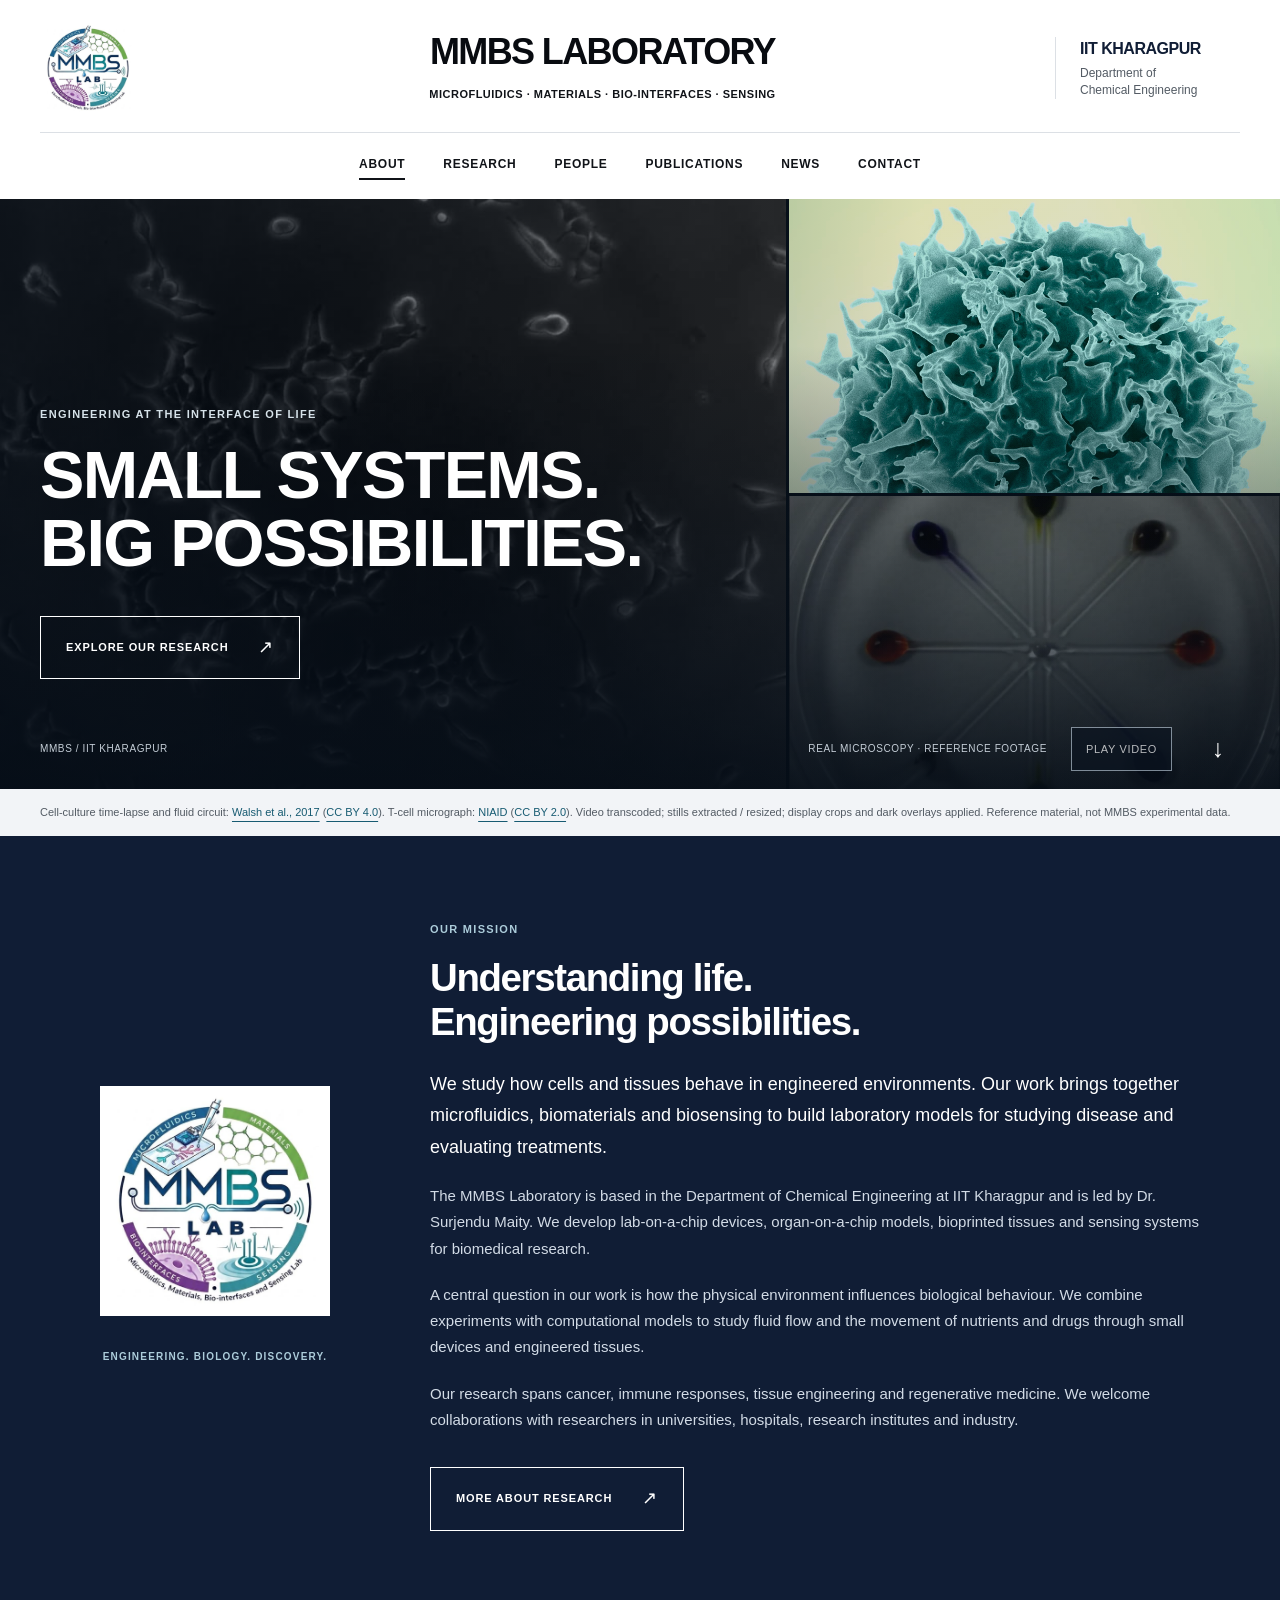
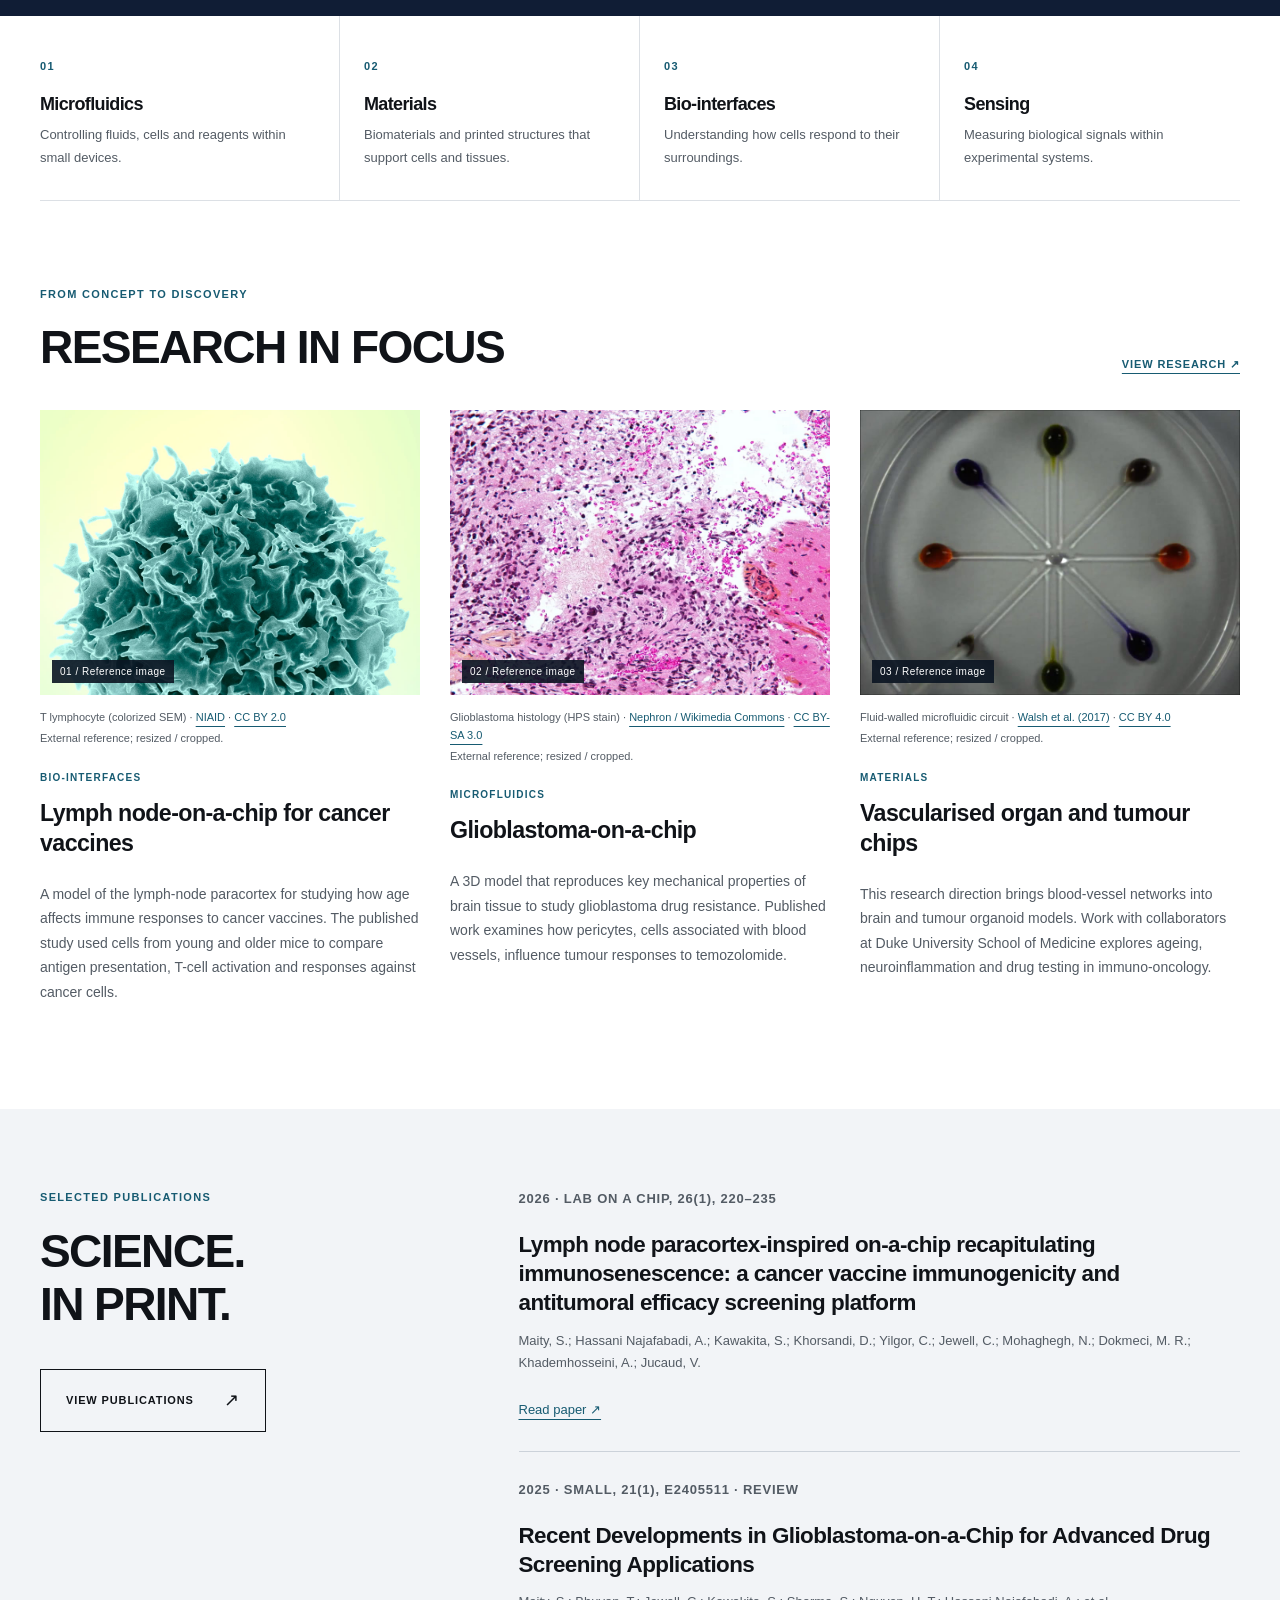
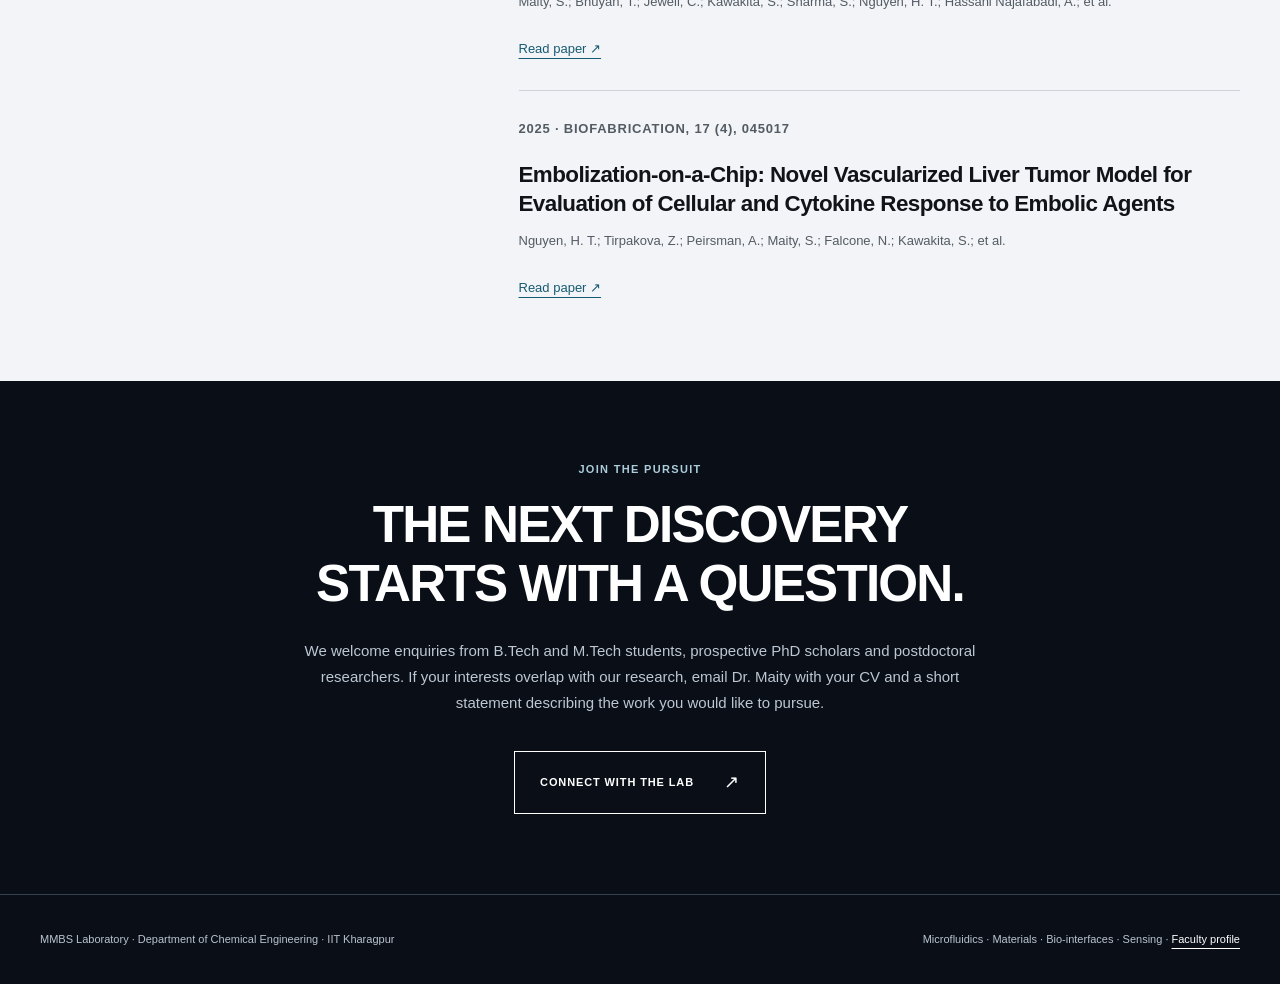
<file: index.html>
<!doctype html>
<html lang="en">
<head>
<meta charset="utf-8">
<meta name="viewport" content="width=device-width, initial-scale=1">
<meta name="description" content="Microfluidic devices, tissue models and biosensors for biomedical research. MMBS Laboratory, Chemical Engineering, IIT Kharagpur.">
<title>Home | MMBS Laboratory</title>
<link rel="icon" href="assets/images/mmbs-logo.png" type="image/png">
<link rel="stylesheet" href="assets/styles.css?v=20261030-people">
<script src="assets/hero-video.js?v=20261016-header3" defer></script>
<script src="assets/site.js?v=20261030-people" defer></script>
</head>
<body data-page="index">
<a class="skip-link" href="#main">Skip to content</a>
<header class="site-header"><div class="container header-inner">
<a class="lab-emblem" href="index.html?v=20261016-header3" aria-label="MMBS Laboratory home"><img src="assets/images/mmbs-logo.png" alt="MMBS Laboratory emblem" width="116" height="116"></a>
<div class="header-identity"><a class="brand" href="index.html?v=20261016-header3" id="lab-name">MMBS Laboratory</a><p>Microfluidics &middot; Materials &middot; Bio-interfaces &middot; Sensing</p></div>
<div class="header-institution"><strong>IIT KHARAGPUR</strong><span>Department of<br>Chemical Engineering</span></div>
<button class="menu-toggle" aria-label="Open navigation menu" aria-expanded="false" aria-controls="navigation" hidden><span class="menu-icon" aria-hidden="true"><span></span><span></span><span></span></span></button>
<nav id="navigation" aria-label="Main navigation"><a href="index.html?v=20261016-header3" aria-current="page">About</a><a href="research.html?v=20261016-header3">Research</a><a href="people.html?v=20261016-header3">People</a><a href="publications.html?v=20261016-header3">Publications</a><a href="news.html?v=20261016-header3">News</a><a href="contact.html?v=20261016-header3">Contact</a></nav>
</div></header>
<div class="preview-banner" id="notice" hidden></div>
<main id="main" class="container" tabindex="-1"><p role="status">Loading lab content…</p><noscript>This website needs JavaScript to display its content. Please enable JavaScript in your browser.</noscript></main>
<footer class="site-footer"><div class="container"><p id="footer-name">MMBS Laboratory</p><p>Department of Chemical Engineering &middot; IIT Kharagpur</p></div></footer>
</body>
</html>
</file>
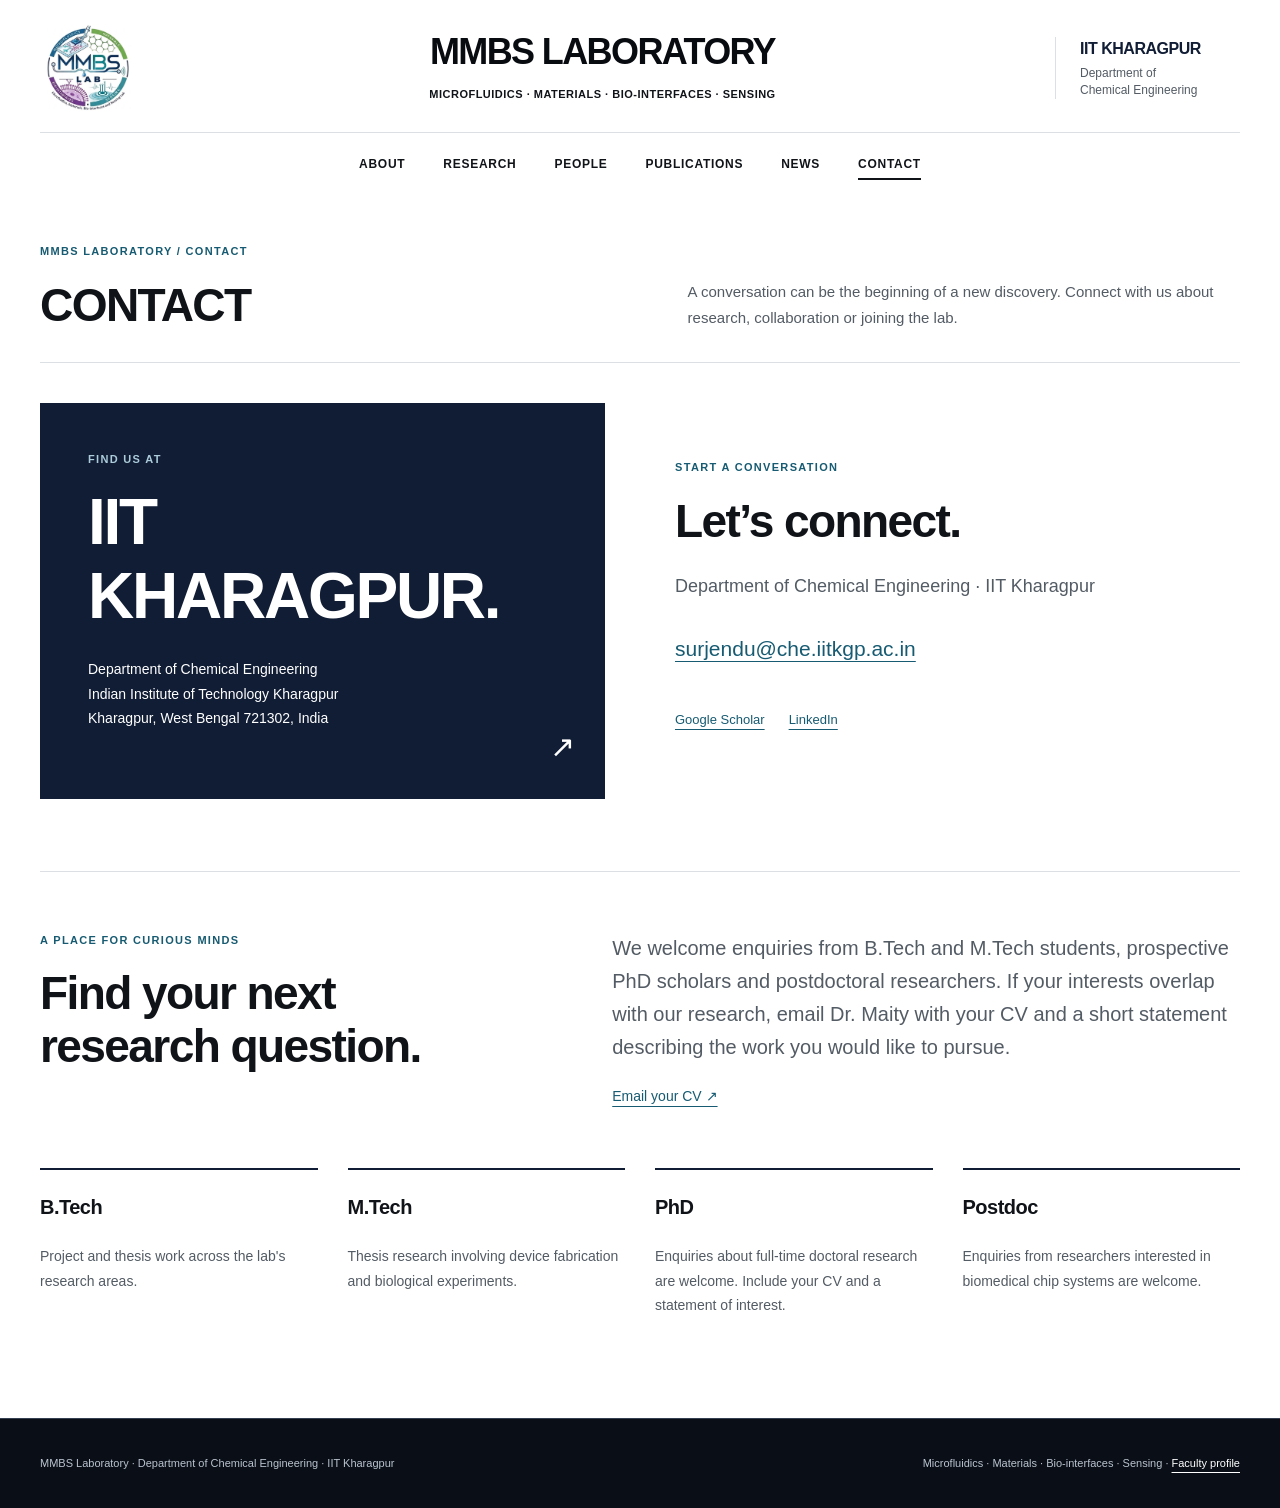
<file: contact.html>
<!doctype html>
<html lang="en">
<head>
<meta charset="utf-8">
<meta name="viewport" content="width=device-width, initial-scale=1">
<meta name="description" content="Microfluidic devices, tissue models and biosensors for biomedical research. MMBS Laboratory, Chemical Engineering, IIT Kharagpur.">
<title>Contact | MMBS Laboratory</title>
<link rel="icon" href="assets/images/mmbs-logo.png" type="image/png">
<link rel="stylesheet" href="assets/styles.css?v=20261030-people">
<script src="assets/site.js?v=20261030-people" defer></script>
</head>
<body data-page="contact">
<a class="skip-link" href="#main">Skip to content</a>
<header class="site-header"><div class="container header-inner">
<a class="lab-emblem" href="index.html?v=20261016-header3" aria-label="MMBS Laboratory home"><img src="assets/images/mmbs-logo.png" alt="MMBS Laboratory emblem" width="116" height="116"></a>
<div class="header-identity"><a class="brand" href="index.html?v=20261016-header3" id="lab-name">MMBS Laboratory</a><p>Microfluidics &middot; Materials &middot; Bio-interfaces &middot; Sensing</p></div>
<div class="header-institution"><strong>IIT KHARAGPUR</strong><span>Department of<br>Chemical Engineering</span></div>
<button class="menu-toggle" aria-label="Open navigation menu" aria-expanded="false" aria-controls="navigation" hidden><span class="menu-icon" aria-hidden="true"><span></span><span></span><span></span></span></button>
<nav id="navigation" aria-label="Main navigation"><a href="index.html?v=20261016-header3">About</a><a href="research.html?v=20261016-header3">Research</a><a href="people.html?v=20261016-header3">People</a><a href="publications.html?v=20261016-header3">Publications</a><a href="news.html?v=20261016-header3">News</a><a href="contact.html?v=20261016-header3" aria-current="page">Contact</a></nav>
</div></header>
<div class="preview-banner" id="notice" hidden></div>
<main id="main" class="container" tabindex="-1"><p role="status">Loading lab content…</p><noscript>This website needs JavaScript to display its content. Please enable JavaScript in your browser.</noscript></main>
<footer class="site-footer"><div class="container"><p id="footer-name">MMBS Laboratory</p><p>Department of Chemical Engineering &middot; IIT Kharagpur</p></div></footer>
</body>
</html>
</file>
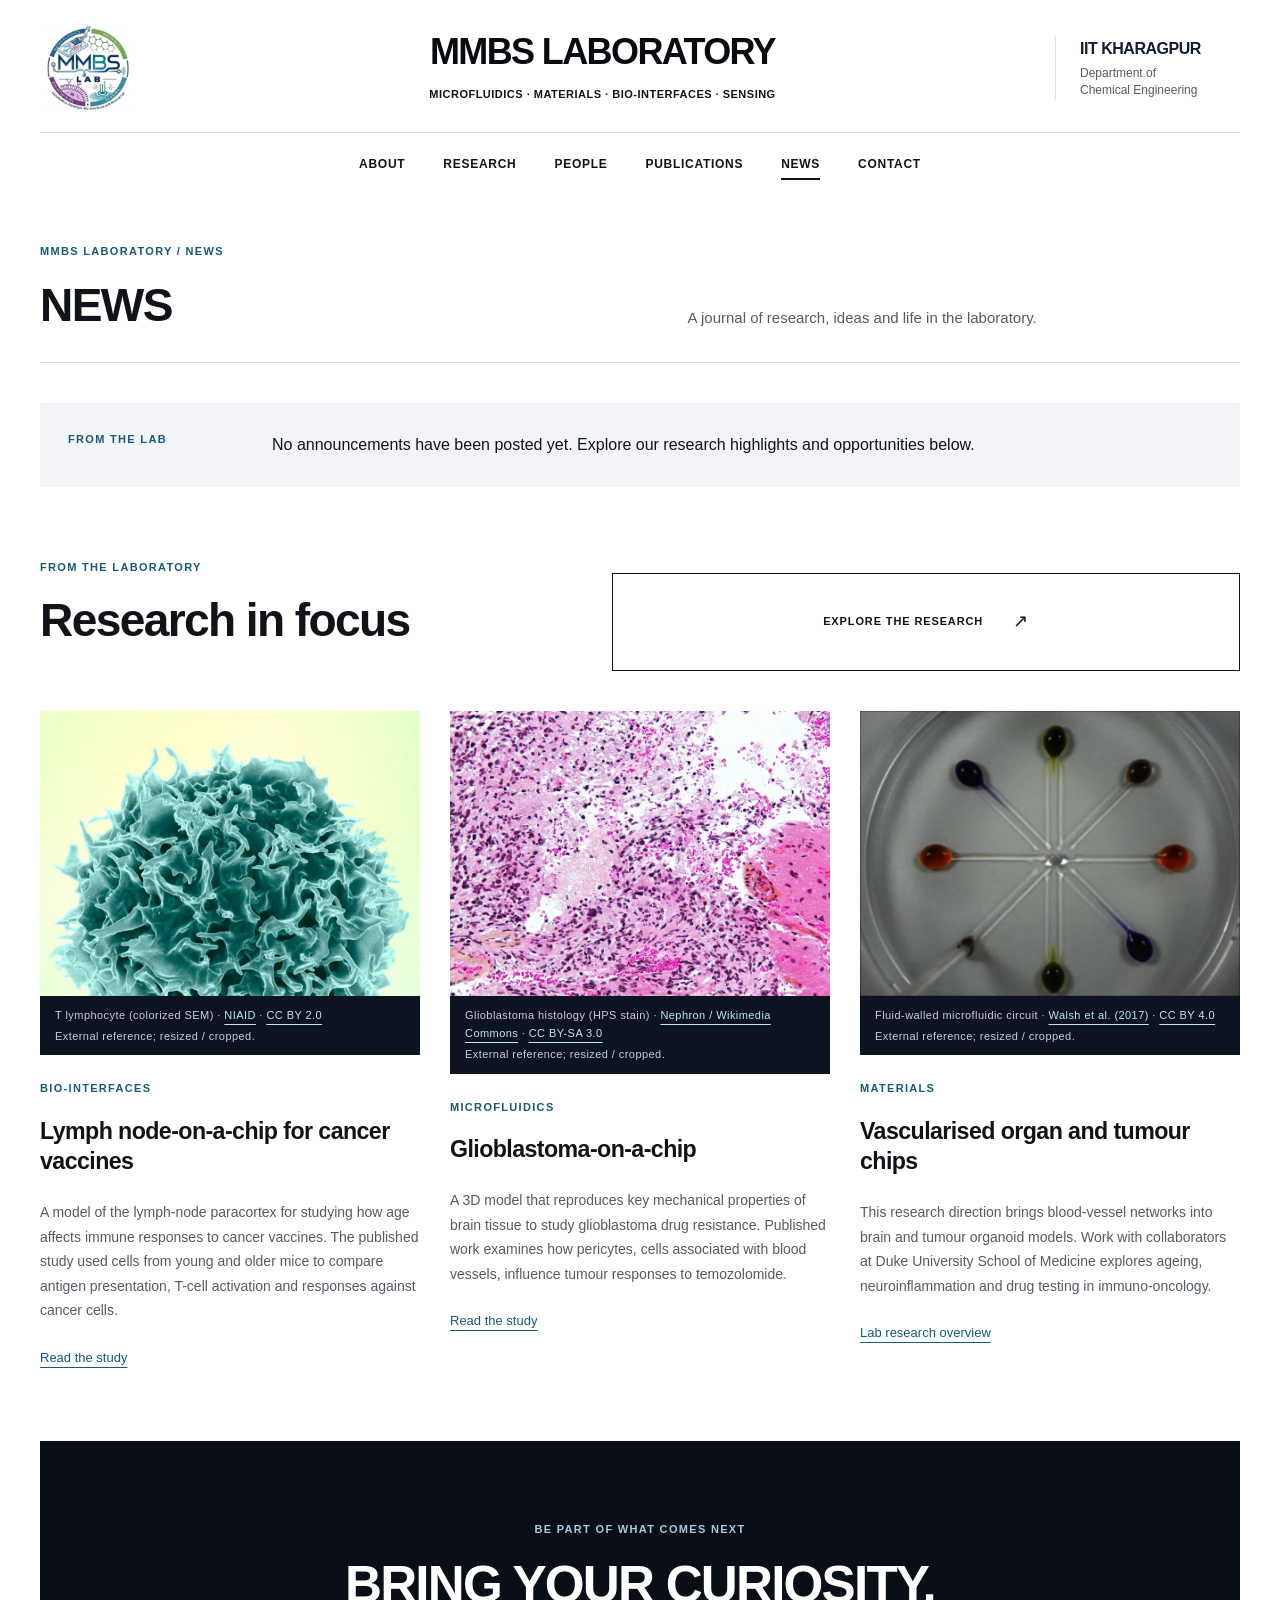
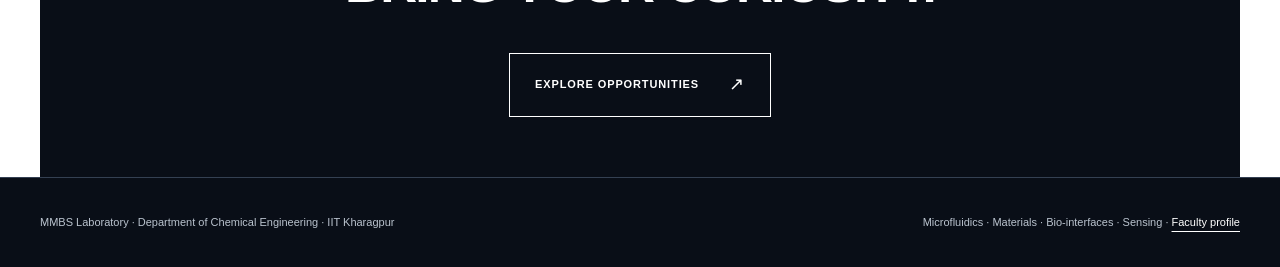
<file: news.html>
<!doctype html>
<html lang="en">
<head>
<meta charset="utf-8">
<meta name="viewport" content="width=device-width, initial-scale=1">
<meta name="description" content="Microfluidic devices, tissue models and biosensors for biomedical research. MMBS Laboratory, Chemical Engineering, IIT Kharagpur.">
<title>News | MMBS Laboratory</title>
<link rel="icon" href="assets/images/mmbs-logo.png" type="image/png">
<link rel="stylesheet" href="assets/styles.css?v=20261030-people">
<script src="assets/site.js?v=20261030-people" defer></script>
</head>
<body data-page="news">
<a class="skip-link" href="#main">Skip to content</a>
<header class="site-header"><div class="container header-inner">
<a class="lab-emblem" href="index.html?v=20261016-header3" aria-label="MMBS Laboratory home"><img src="assets/images/mmbs-logo.png" alt="MMBS Laboratory emblem" width="116" height="116"></a>
<div class="header-identity"><a class="brand" href="index.html?v=20261016-header3" id="lab-name">MMBS Laboratory</a><p>Microfluidics &middot; Materials &middot; Bio-interfaces &middot; Sensing</p></div>
<div class="header-institution"><strong>IIT KHARAGPUR</strong><span>Department of<br>Chemical Engineering</span></div>
<button class="menu-toggle" aria-label="Open navigation menu" aria-expanded="false" aria-controls="navigation" hidden><span class="menu-icon" aria-hidden="true"><span></span><span></span><span></span></span></button>
<nav id="navigation" aria-label="Main navigation"><a href="index.html?v=20261016-header3">About</a><a href="research.html?v=20261016-header3">Research</a><a href="people.html?v=20261016-header3">People</a><a href="publications.html?v=20261016-header3">Publications</a><a href="news.html?v=20261016-header3" aria-current="page">News</a><a href="contact.html?v=20261016-header3">Contact</a></nav>
</div></header>
<div class="preview-banner" id="notice" hidden></div>
<main id="main" class="container" tabindex="-1"><p role="status">Loading lab content…</p><noscript>This website needs JavaScript to display its content. Please enable JavaScript in your browser.</noscript></main>
<footer class="site-footer"><div class="container"><p id="footer-name">MMBS Laboratory</p><p>Department of Chemical Engineering &middot; IIT Kharagpur</p></div></footer>
</body>
</html>
</file>
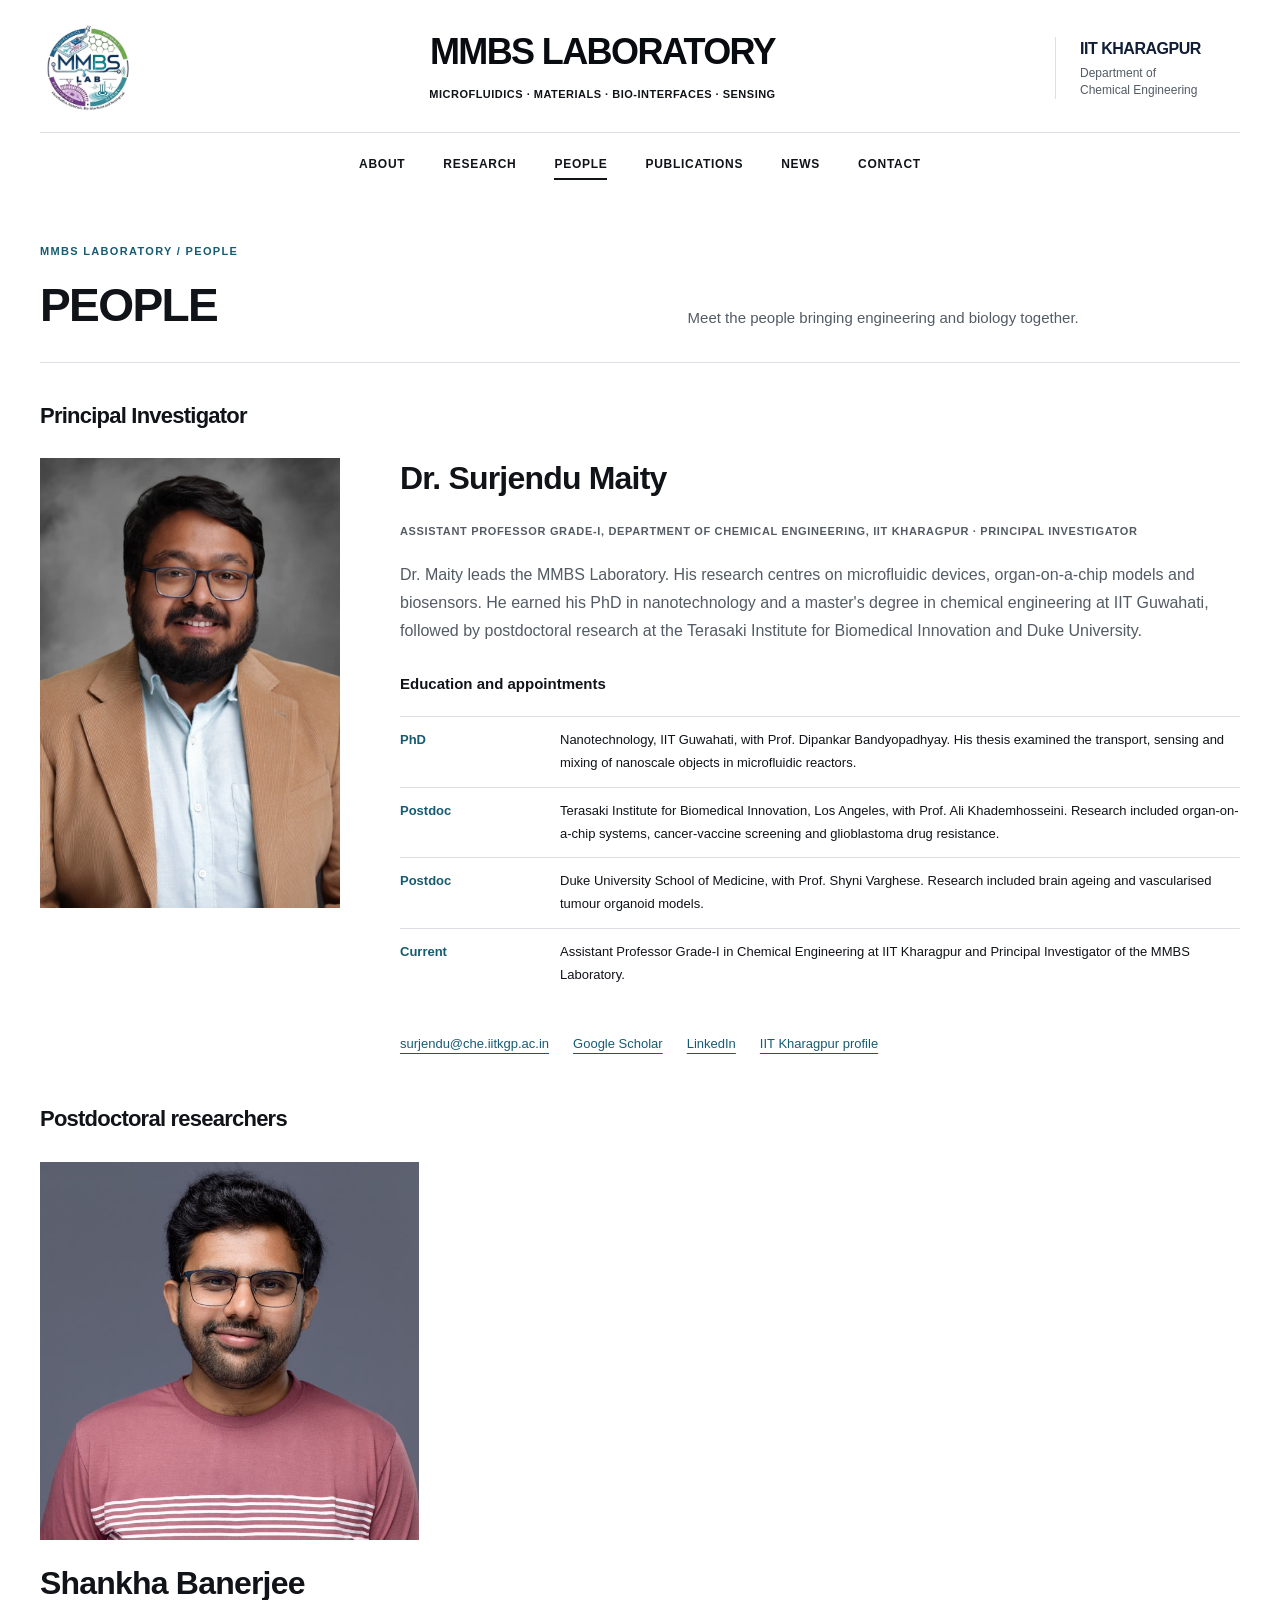
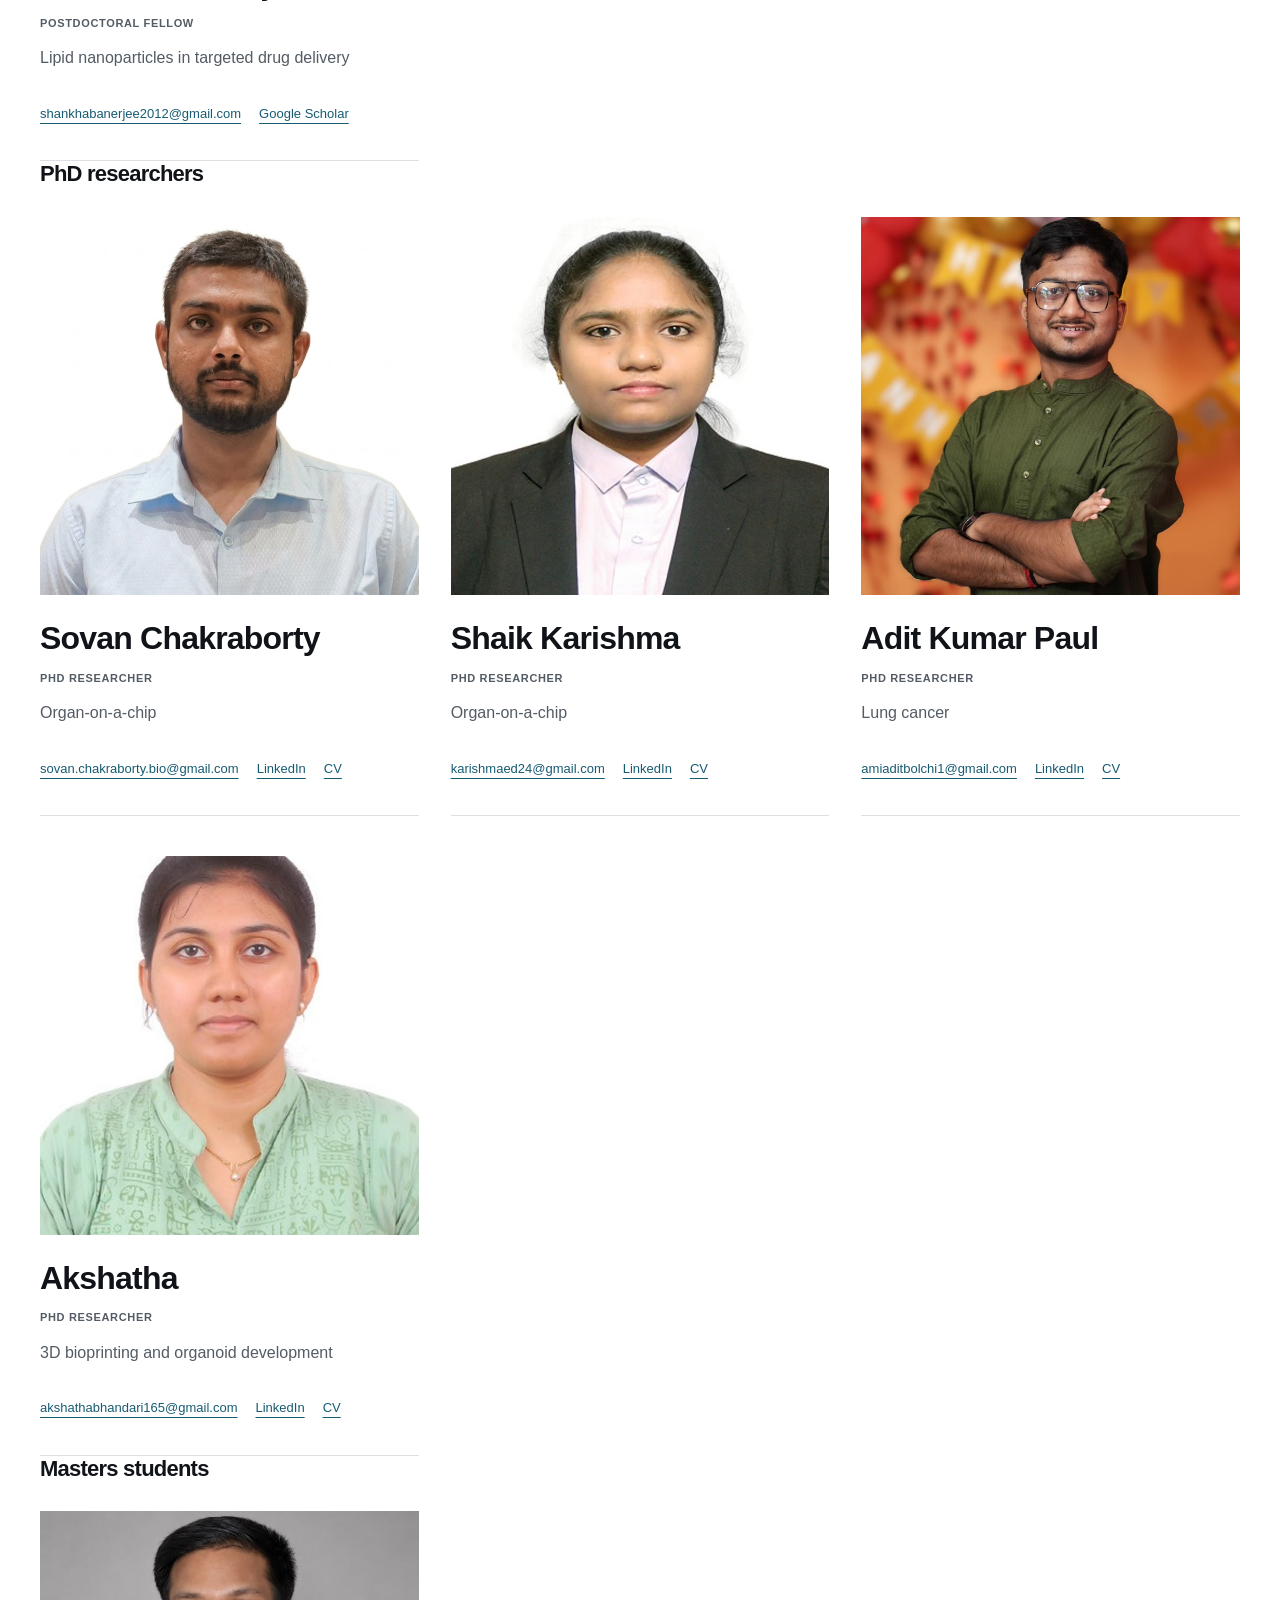
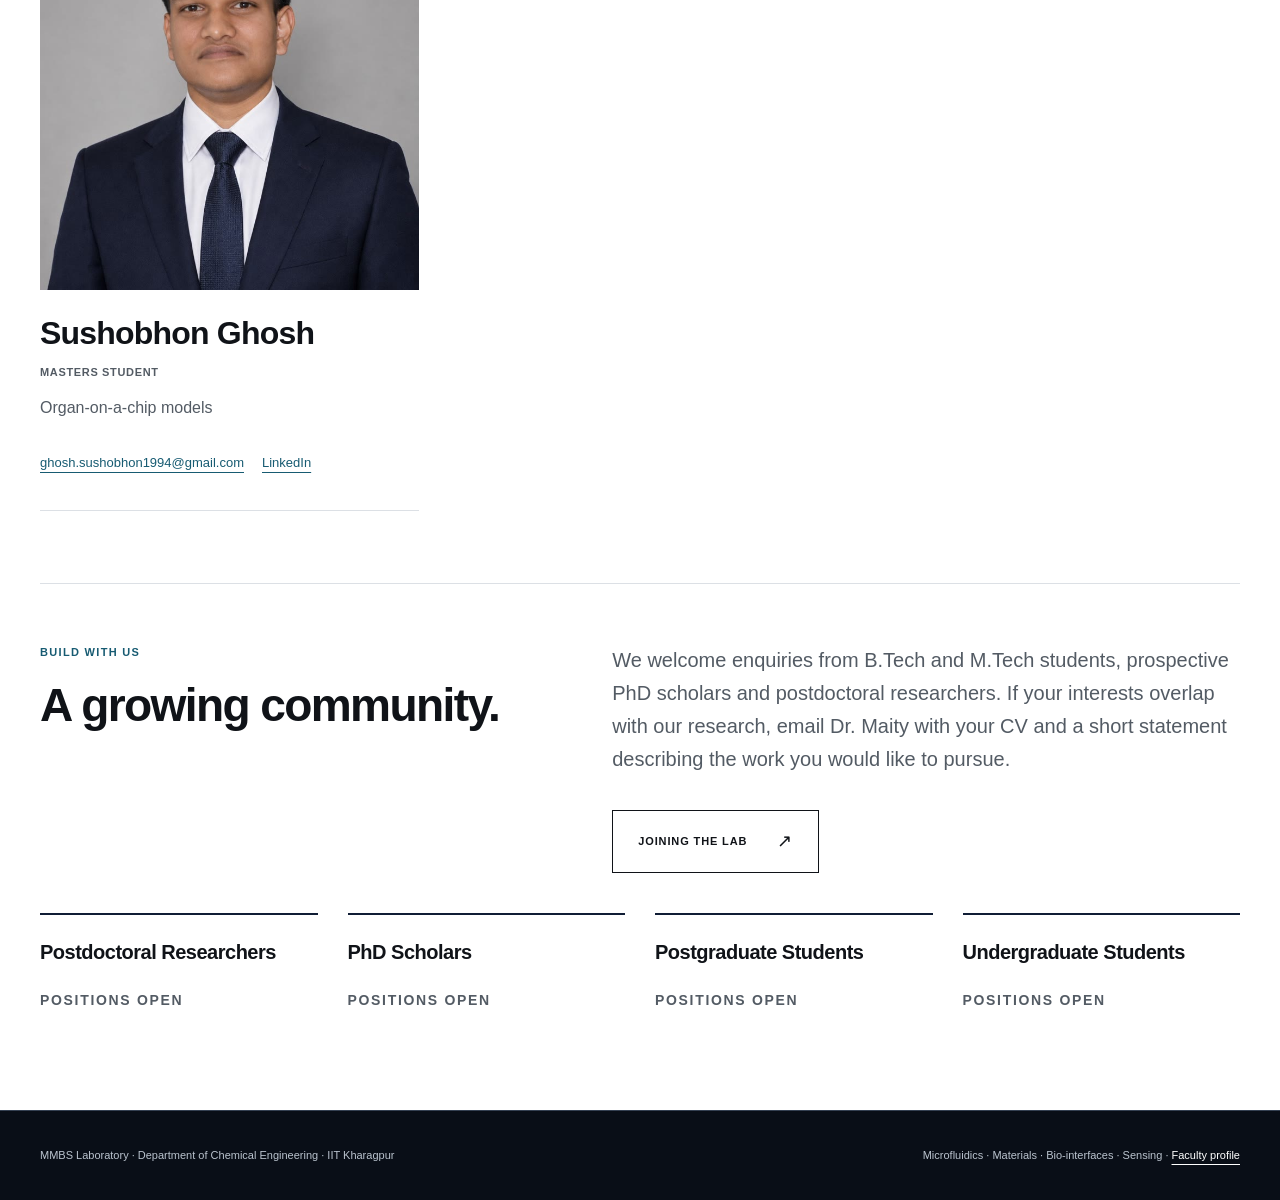
<file: people.html>
<!doctype html>
<html lang="en">
<head>
<meta charset="utf-8">
<meta name="viewport" content="width=device-width, initial-scale=1">
<meta name="description" content="Microfluidic devices, tissue models and biosensors for biomedical research. MMBS Laboratory, Chemical Engineering, IIT Kharagpur.">
<title>People | MMBS Laboratory</title>
<link rel="icon" href="assets/images/mmbs-logo.png" type="image/png">
<link rel="stylesheet" href="assets/styles.css?v=20261030-people">
<script src="assets/site.js?v=20261030-people" defer></script>
</head>
<body data-page="people">
<a class="skip-link" href="#main">Skip to content</a>
<header class="site-header"><div class="container header-inner">
<a class="lab-emblem" href="index.html?v=20261016-header3" aria-label="MMBS Laboratory home"><img src="assets/images/mmbs-logo.png" alt="MMBS Laboratory emblem" width="116" height="116"></a>
<div class="header-identity"><a class="brand" href="index.html?v=20261016-header3" id="lab-name">MMBS Laboratory</a><p>Microfluidics &middot; Materials &middot; Bio-interfaces &middot; Sensing</p></div>
<div class="header-institution"><strong>IIT KHARAGPUR</strong><span>Department of<br>Chemical Engineering</span></div>
<button class="menu-toggle" aria-label="Open navigation menu" aria-expanded="false" aria-controls="navigation" hidden><span class="menu-icon" aria-hidden="true"><span></span><span></span><span></span></span></button>
<nav id="navigation" aria-label="Main navigation"><a href="index.html?v=20261016-header3">About</a><a href="research.html?v=20261016-header3">Research</a><a href="people.html?v=20261016-header3" aria-current="page">People</a><a href="publications.html?v=20261016-header3">Publications</a><a href="news.html?v=20261016-header3">News</a><a href="contact.html?v=20261016-header3">Contact</a></nav>
</div></header>
<div class="preview-banner" id="notice" hidden></div>
<main id="main" class="container" tabindex="-1"><p role="status">Loading lab content…</p><noscript>This website needs JavaScript to display its content. Please enable JavaScript in your browser.</noscript></main>
<footer class="site-footer"><div class="container"><p id="footer-name">MMBS Laboratory</p><p>Department of Chemical Engineering &middot; IIT Kharagpur</p></div></footer>
</body>
</html>
</file>
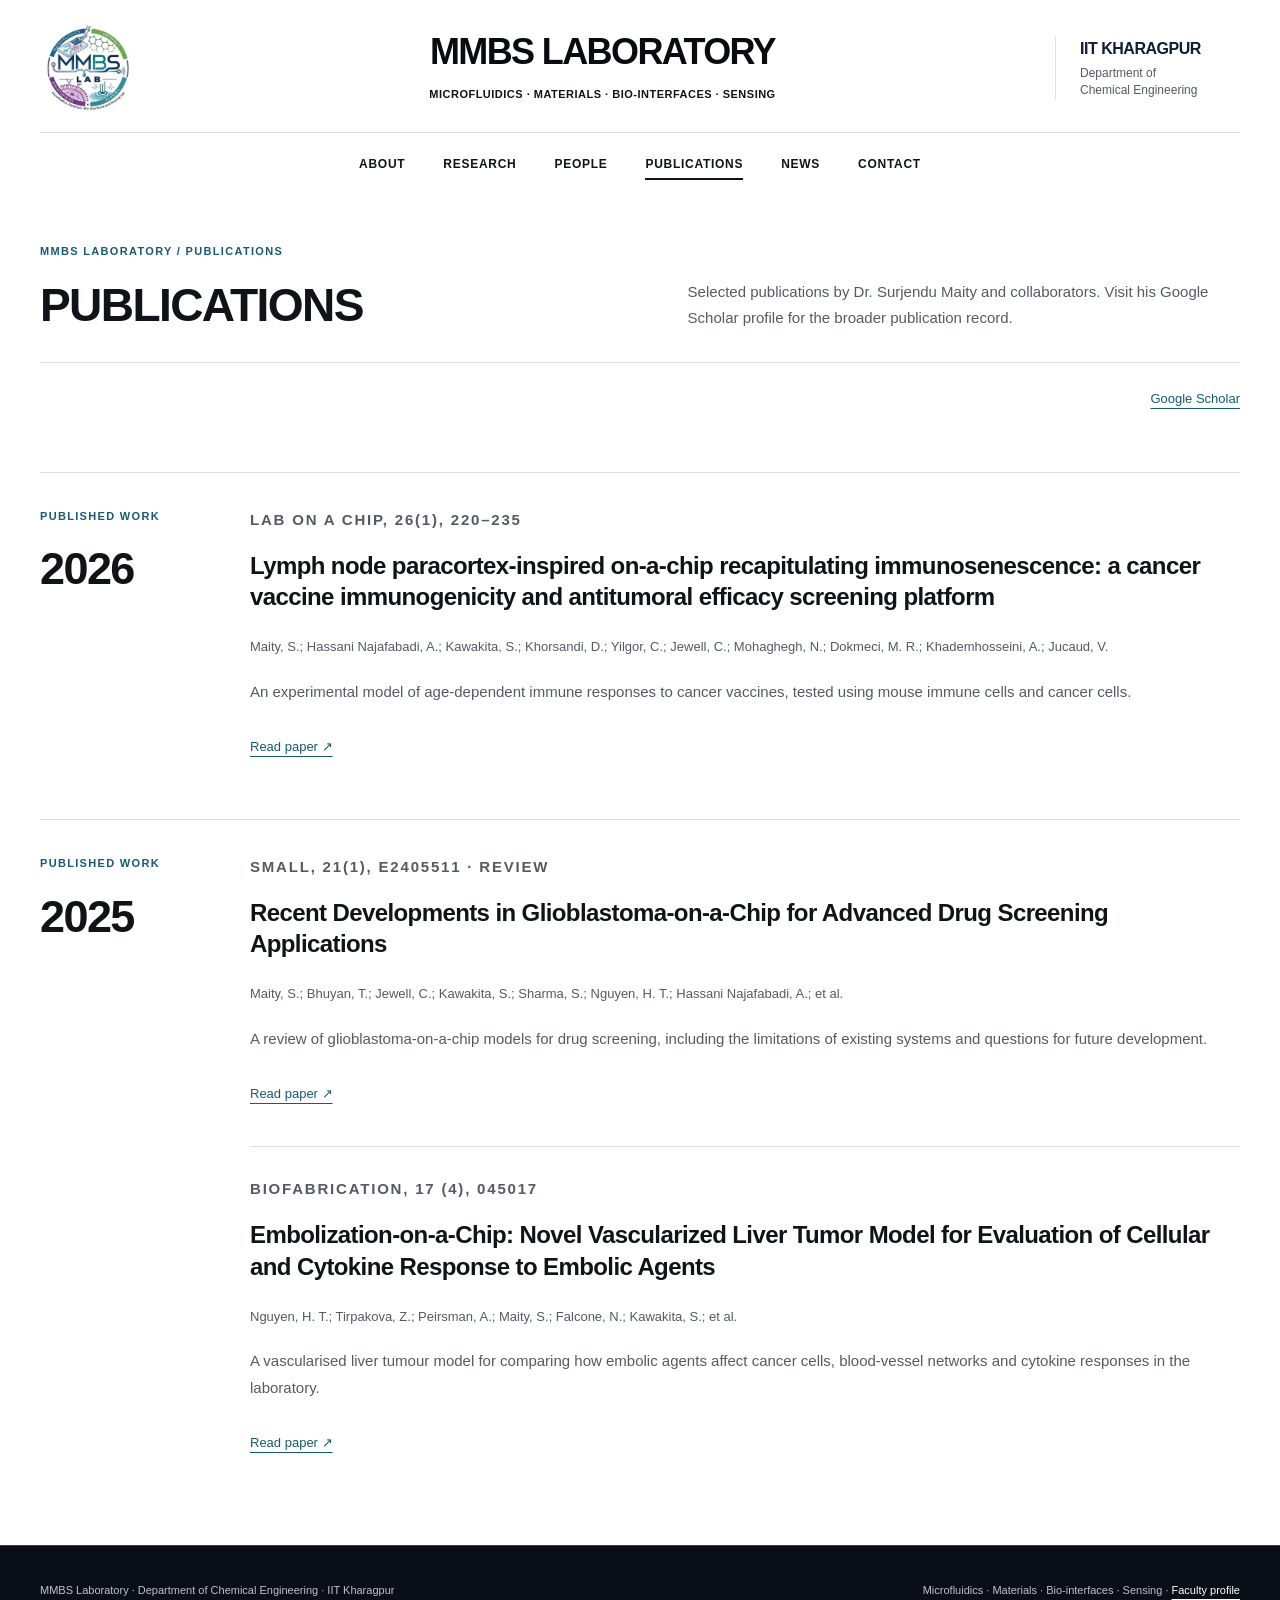
<file: publications.html>
<!doctype html>
<html lang="en">
<head>
<meta charset="utf-8">
<meta name="viewport" content="width=device-width, initial-scale=1">
<meta name="description" content="Microfluidic devices, tissue models and biosensors for biomedical research. MMBS Laboratory, Chemical Engineering, IIT Kharagpur.">
<title>Publications | MMBS Laboratory</title>
<link rel="icon" href="assets/images/mmbs-logo.png" type="image/png">
<link rel="stylesheet" href="assets/styles.css?v=20261030-people">
<script src="assets/site.js?v=20261030-people" defer></script>
</head>
<body data-page="publications">
<a class="skip-link" href="#main">Skip to content</a>
<header class="site-header"><div class="container header-inner">
<a class="lab-emblem" href="index.html?v=20261016-header3" aria-label="MMBS Laboratory home"><img src="assets/images/mmbs-logo.png" alt="MMBS Laboratory emblem" width="116" height="116"></a>
<div class="header-identity"><a class="brand" href="index.html?v=20261016-header3" id="lab-name">MMBS Laboratory</a><p>Microfluidics &middot; Materials &middot; Bio-interfaces &middot; Sensing</p></div>
<div class="header-institution"><strong>IIT KHARAGPUR</strong><span>Department of<br>Chemical Engineering</span></div>
<button class="menu-toggle" aria-label="Open navigation menu" aria-expanded="false" aria-controls="navigation" hidden><span class="menu-icon" aria-hidden="true"><span></span><span></span><span></span></span></button>
<nav id="navigation" aria-label="Main navigation"><a href="index.html?v=20261016-header3">About</a><a href="research.html?v=20261016-header3">Research</a><a href="people.html?v=20261016-header3">People</a><a href="publications.html?v=20261016-header3" aria-current="page">Publications</a><a href="news.html?v=20261016-header3">News</a><a href="contact.html?v=20261016-header3">Contact</a></nav>
</div></header>
<div class="preview-banner" id="notice" hidden></div>
<main id="main" class="container" tabindex="-1"><p role="status">Loading lab content…</p><noscript>This website needs JavaScript to display its content. Please enable JavaScript in your browser.</noscript></main>
<footer class="site-footer"><div class="container"><p id="footer-name">MMBS Laboratory</p><p>Department of Chemical Engineering &middot; IIT Kharagpur</p></div></footer>
</body>
</html>
</file>
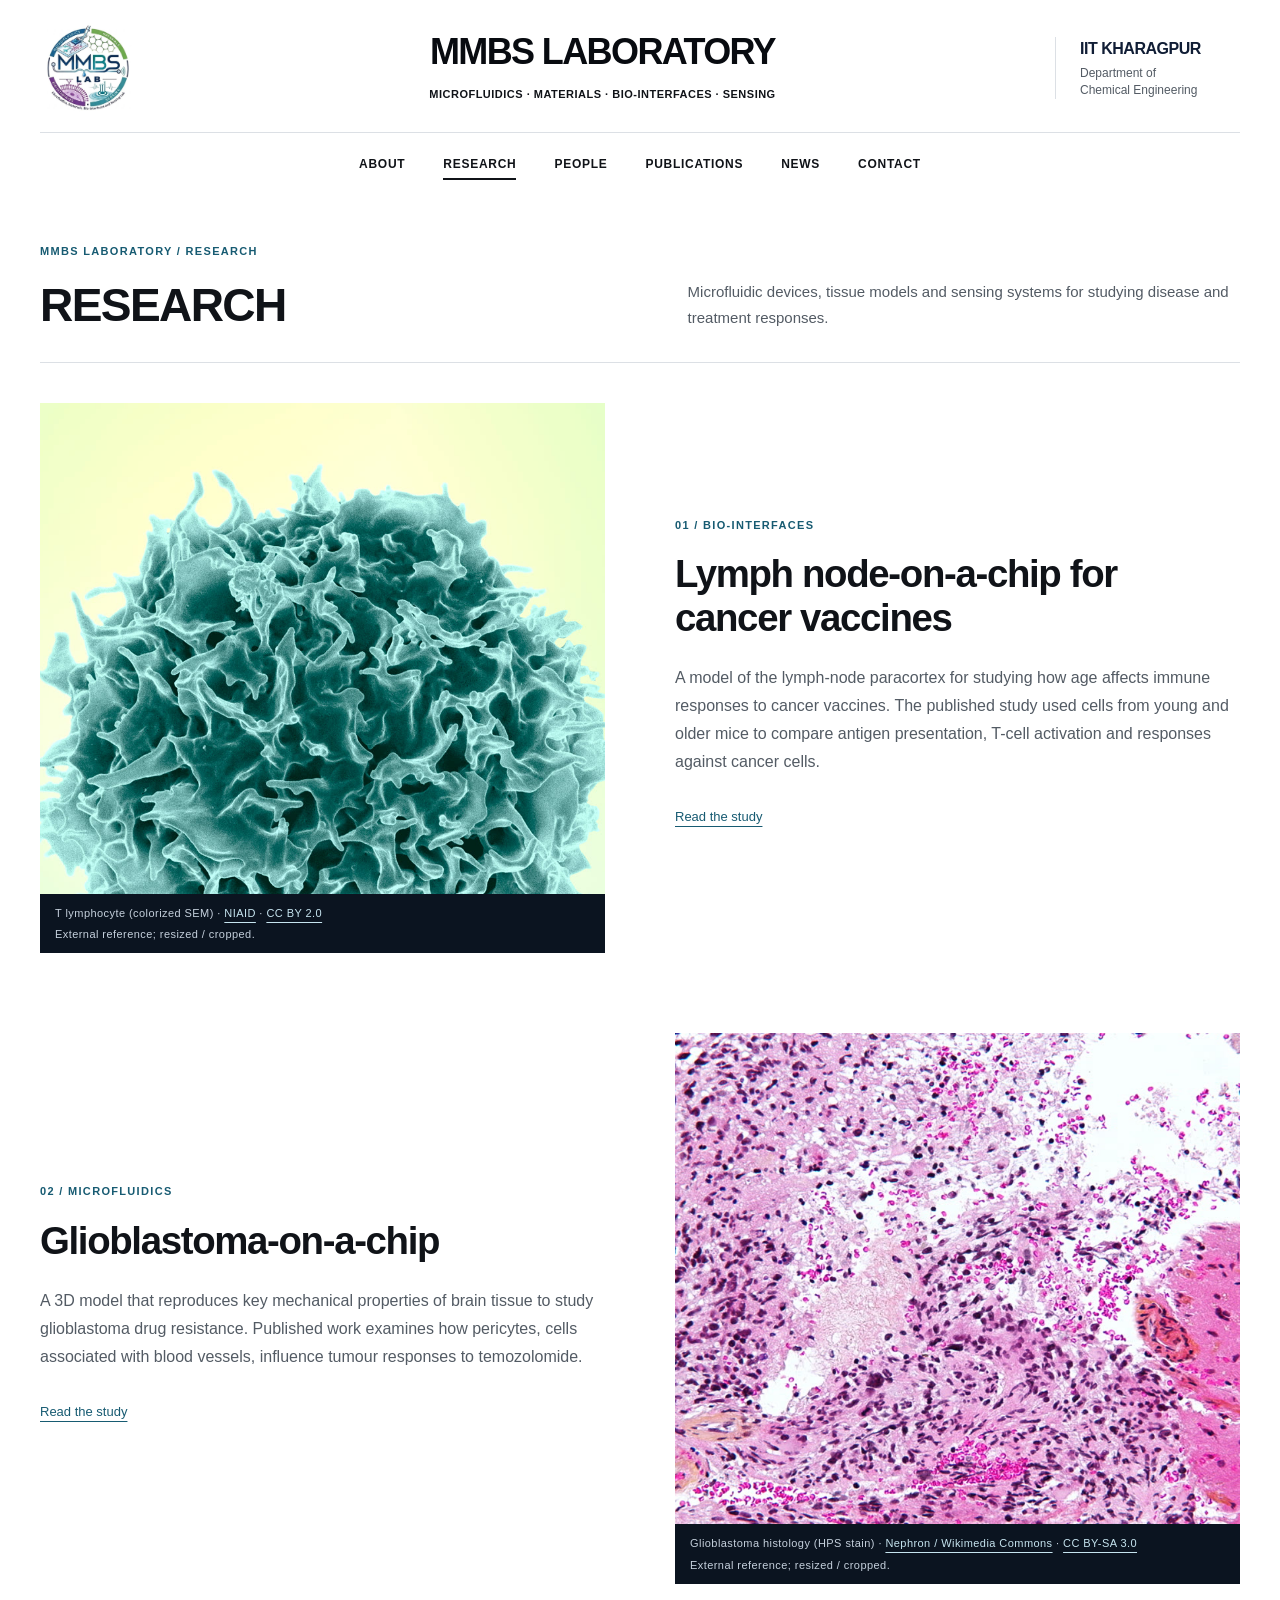
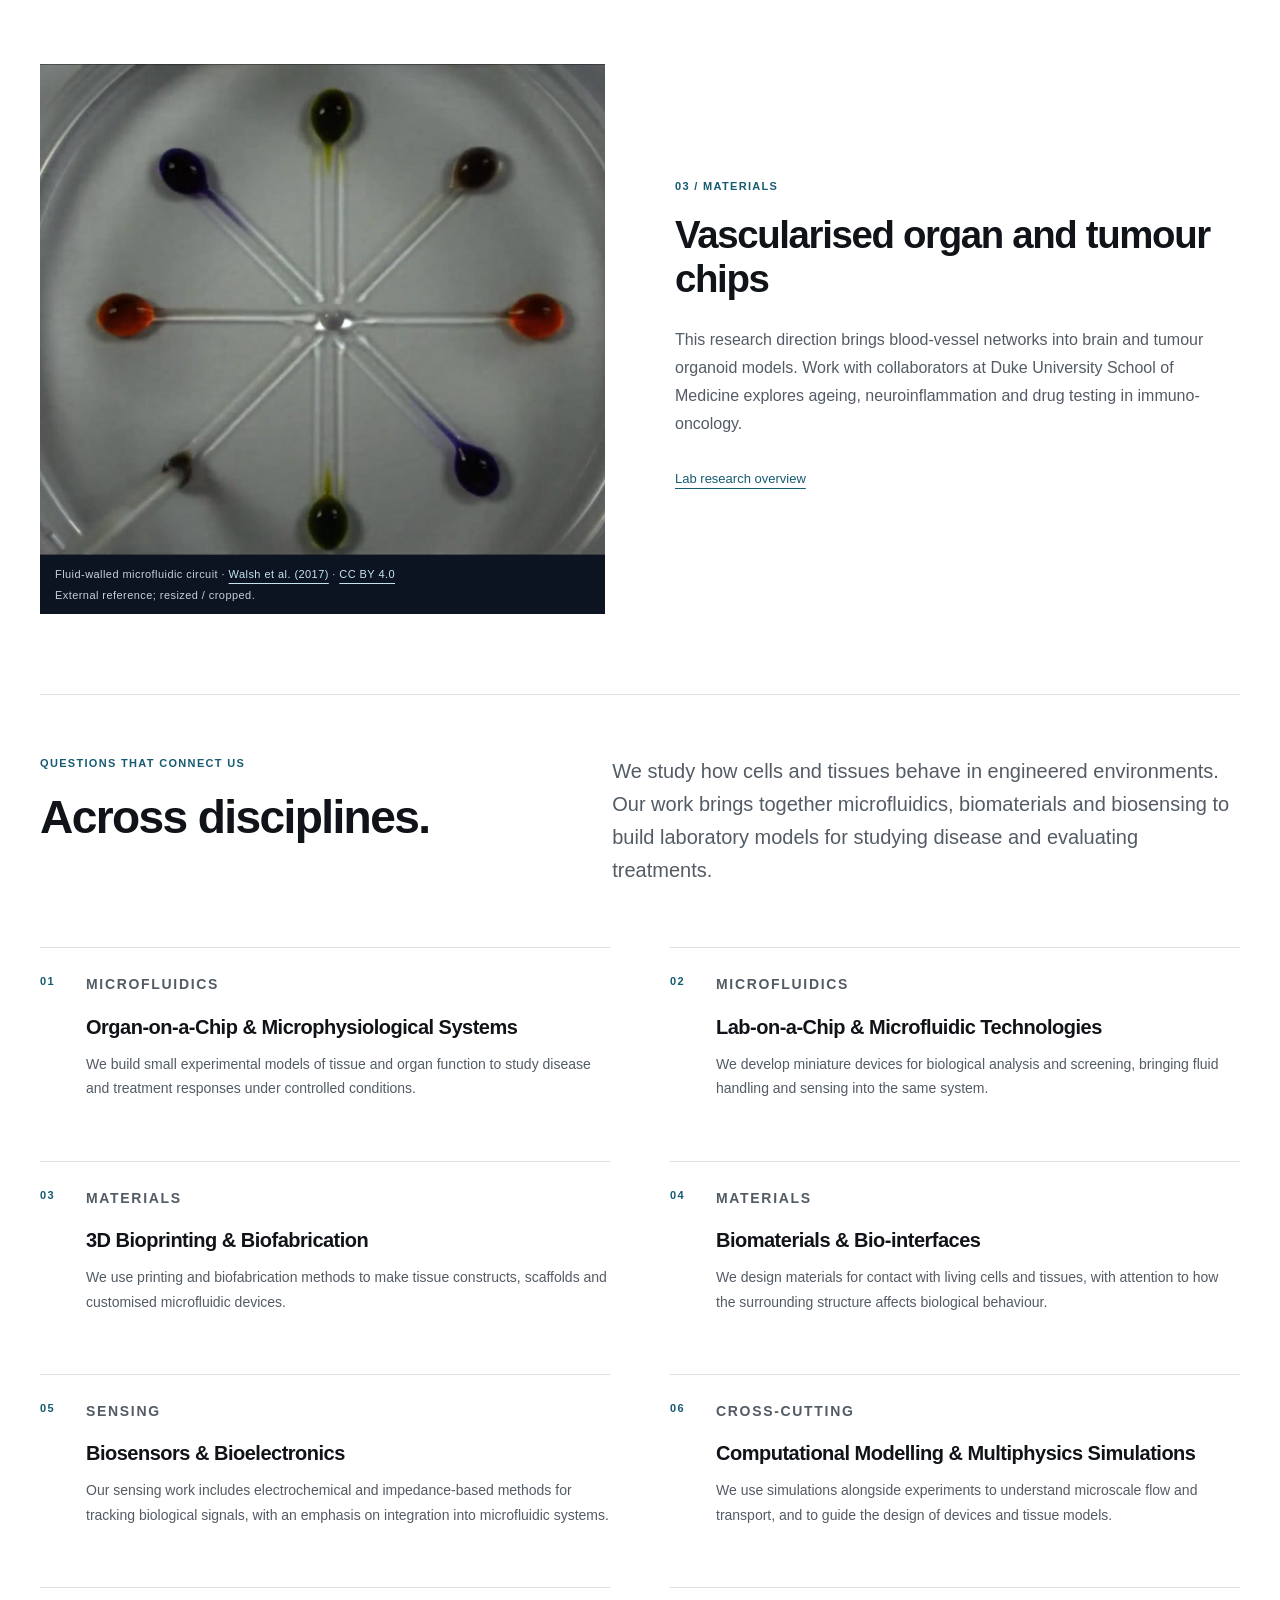
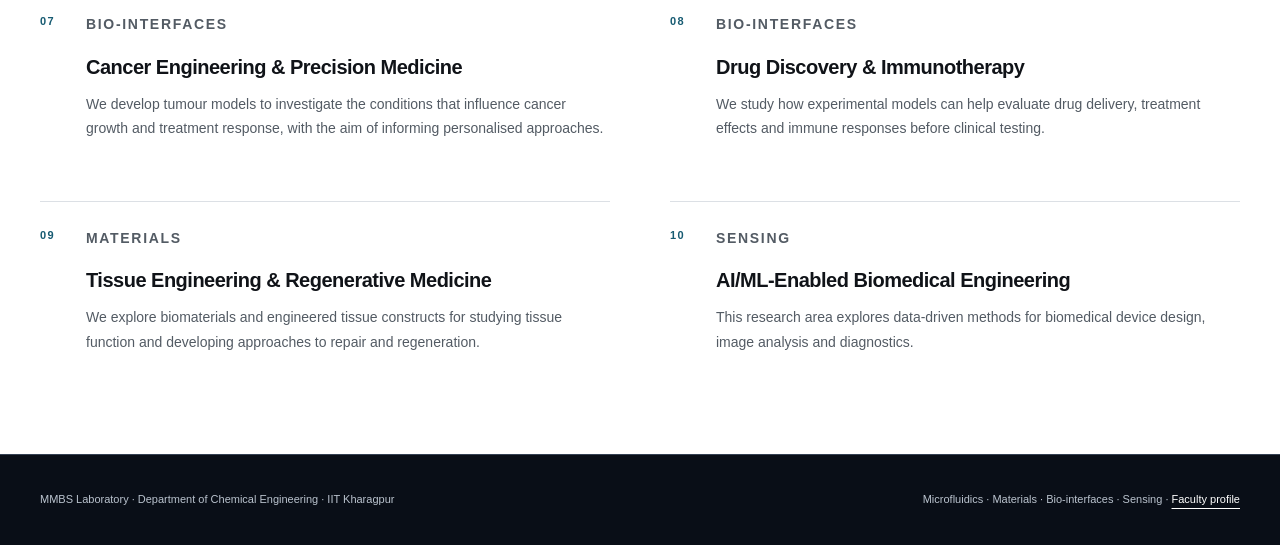
<file: research.html>
<!doctype html>
<html lang="en">
<head>
<meta charset="utf-8">
<meta name="viewport" content="width=device-width, initial-scale=1">
<meta name="description" content="Microfluidic devices, tissue models and biosensors for biomedical research. MMBS Laboratory, Chemical Engineering, IIT Kharagpur.">
<title>Research | MMBS Laboratory</title>
<link rel="icon" href="assets/images/mmbs-logo.png" type="image/png">
<link rel="stylesheet" href="assets/styles.css?v=20261030-people">
<script src="assets/site.js?v=20261030-people" defer></script>
</head>
<body data-page="research">
<a class="skip-link" href="#main">Skip to content</a>
<header class="site-header"><div class="container header-inner">
<a class="lab-emblem" href="index.html?v=20261016-header3" aria-label="MMBS Laboratory home"><img src="assets/images/mmbs-logo.png" alt="MMBS Laboratory emblem" width="116" height="116"></a>
<div class="header-identity"><a class="brand" href="index.html?v=20261016-header3" id="lab-name">MMBS Laboratory</a><p>Microfluidics &middot; Materials &middot; Bio-interfaces &middot; Sensing</p></div>
<div class="header-institution"><strong>IIT KHARAGPUR</strong><span>Department of<br>Chemical Engineering</span></div>
<button class="menu-toggle" aria-label="Open navigation menu" aria-expanded="false" aria-controls="navigation" hidden><span class="menu-icon" aria-hidden="true"><span></span><span></span><span></span></span></button>
<nav id="navigation" aria-label="Main navigation"><a href="index.html?v=20261016-header3">About</a><a href="research.html?v=20261016-header3" aria-current="page">Research</a><a href="people.html?v=20261016-header3">People</a><a href="publications.html?v=20261016-header3">Publications</a><a href="news.html?v=20261016-header3">News</a><a href="contact.html?v=20261016-header3">Contact</a></nav>
</div></header>
<div class="preview-banner" id="notice" hidden></div>
<main id="main" class="container" tabindex="-1"><p role="status">Loading lab content…</p><noscript>This website needs JavaScript to display its content. Please enable JavaScript in your browser.</noscript></main>
<footer class="site-footer"><div class="container"><p id="footer-name">MMBS Laboratory</p><p>Department of Chemical Engineering &middot; IIT Kharagpur</p></div></footer>
</body>
</html>
</file>
<file: assets/styles.css>
/* MMBS: an institutional masthead with a bold, image-led research presentation. */
:root { color-scheme: light; --ink: #101318; --muted: #535b64; --line: #dce0e5; --paper: #fff; --surface: #f2f4f7; --navy: #101d35; --accent: #175b72; --ease: cubic-bezier(.16,1,.3,1); }
* { box-sizing: border-box; }
body { margin: 0; background: var(--paper); color: var(--ink); font: 16px/1.75 Arial, Helvetica, sans-serif; -webkit-font-smoothing: antialiased; }
[hidden] { display: none !important; }
img { max-width: 100%; }
a { color: var(--accent); text-underline-offset: 5px; text-decoration-thickness: 1px; }
a:hover { color: var(--ink); }
:focus-visible { outline: 3px solid #2589b0; outline-offset: 5px; }
::selection { color: white; background: #175b72; }
.container { width: min(1200px, calc(100% - 80px)); margin-inline: auto; }
h1, h2, h3, h4 { line-height: 1.15; margin: 0 0 24px; font-weight: 700; letter-spacing: -.035em; overflow-wrap: anywhere; }
h1 { font-size: clamp(2.7rem, 5.5vw, 4.5rem); }
h2 { font-size: clamp(2rem, 3.6vw, 3.1rem); }
h3 { font-size: 1.45rem; line-height: 1.3; letter-spacing: -.025em; }
p { margin: 0 0 20px; }
.eyebrow, .meta, .pillar-number, .area-number { font-size: 11px; font-weight: 700; text-transform: uppercase; letter-spacing: .12em; line-height: 1.6; }
.eyebrow { color: var(--accent); margin-bottom: 18px; }
.meta { color: var(--muted); letter-spacing: .06em; }
.standfirst, .lead { font-size: 20px; line-height: 1.65; }
.button { display: inline-flex; position: relative; justify-content: center; align-items: center; gap: 30px; min-height: 54px; padding: 15px 25px; margin-top: 14px; border: 1px solid currentColor; color: var(--ink); text-decoration: none; text-transform: uppercase; font-size: 11px; font-weight: 700; letter-spacing: .08em; }
.button::after { content: '↗'; font-size: 18px; font-weight: 400; }
.button:hover, .button:focus-visible { background: var(--ink); border-color: var(--ink); color: white; }
.text-link { text-transform: uppercase; font-size: 11px; font-weight: 700; letter-spacing: .08em; }
.links { display: flex; flex-wrap: wrap; gap: 8px 24px; font-size: 13px; }
.links a { min-height: 44px; display: inline-flex; align-items: center; overflow-wrap: anywhere; }
.links:empty { display: none; }
/* The prominent lab identity and separate nav follow the reference's hierarchy. */
.site-header { background: white; }
.header-inner { display: grid; grid-template-columns: 110px minmax(0,1fr) 185px; align-items: center; gap: 16px 28px; padding-top: 20px; }
.lab-emblem { display: block; line-height: 0; }
.lab-emblem img { display: block; width: 96px; height: 96px; object-fit: contain; }
.header-identity { grid-column: 2; grid-row: 1; min-width: 0; text-align: center; }
.lab-emblem { grid-column: 1; grid-row: 1; }
.header-institution { grid-column: 3; grid-row: 1; }
/* Older cached page shells place the wordmark directly inside the header. */
.header-inner > .brand { grid-column: 1 / -1; grid-row: 1; display: block; width: 100%; min-width: 0; text-align: center; padding: 18px 0; }
.brand { font-size: clamp(26px, 3vw, 36px); font-weight: 800; text-transform: uppercase; letter-spacing: -.045em; line-height: 1.1; color: #080b10; text-decoration: none; }
.header-identity p { font-size: 11px; font-weight: 700; letter-spacing: .045em; text-transform: uppercase; margin: 12px 0 0; }
.header-institution { border-left: 1px solid var(--line); padding-left: 24px; line-height: 1.45; }
.header-institution strong { display: block; color: var(--navy); font-size: 16px; letter-spacing: -.03em; }
.header-institution span { display: block; font-size: 12px; color: var(--muted); margin-top: 5px; }
nav { grid-column: 1 / -1; display: flex; justify-content: center; gap: 38px; border-top: 1px solid var(--line); padding: 9px 0 12px; }
nav a { position: relative; padding: 12px 0; font-size: 12px; font-weight: 600; color: var(--ink); text-transform: uppercase; letter-spacing: .06em; text-decoration: none; }
nav a::after { content: ''; position: absolute; left: 0; right: 0; bottom: 7px; height: 2px; background: var(--ink); transform: scaleX(0); transform-origin: left; }
nav a[aria-current]::after, nav a:hover::after, nav a:focus-visible::after { transform: scaleX(1); }
.menu-toggle { display: none; width: 44px; height: 44px; padding: 10px; color: var(--ink); background: white; border: 1px solid var(--line); cursor: pointer; }
.menu-icon { display: flex; flex-direction: column; gap: 5px; justify-content: center; height: 100%; }
.menu-icon span { width: 22px; height: 1px; display: block; background: currentColor; }
.menu-toggle[aria-expanded='true'] .menu-icon span:first-child { transform: translateY(6px) rotate(45deg); }
.menu-toggle[aria-expanded='true'] .menu-icon span:nth-child(2) { opacity: 0; }
.menu-toggle[aria-expanded='true'] .menu-icon span:last-child { transform: translateY(-6px) rotate(-45deg); }
.skip-link { position: absolute; top: -100px; left: 12px; z-index: 10; background: white; padding: 12px 20px; }
.skip-link:focus { top: 12px; }
.preview-banner { padding: 10px 24px; background: var(--surface); color: var(--muted); text-align: center; font-size: 13px; }
main { padding: 44px 0 80px; min-height: 65vh; }
section { margin-top: 72px; }
[id] { scroll-margin-top: 24px; }
/* Home: scientific imagery, a direct mission and clear paths into the work. */
body[data-page='index'] main { width: 100%; padding: 0; }
.home-hero { position: relative; isolation: isolate; margin: 0; min-height: 590px; display: flex; align-items: flex-end; background: #071019; color: white; overflow: hidden; }
.hero-imagery { position: absolute; inset: 0; z-index: -2; display: grid; grid-template-columns: 1.6fr 1fr; gap: 3px; }
.hero-imagery img { display: block; width: 100%; height: 100%; object-fit: cover; }
.hero-primary { min-height: 0; filter: saturate(.7); }
.hero-details { display: grid; grid-template-rows: 1fr 1fr; min-height: 0; gap: 3px; }
.hero-details img { min-height: 0; filter: saturate(.65); }
.home-hero::after { content: ''; position: absolute; inset: 0; z-index: -1; background: linear-gradient(90deg, #050d17ad, #050d1722 72%), linear-gradient(0deg, #050d17e6, transparent 75%); }
.home-masthead { width: min(1200px, calc(100% - 80px)); margin: 0 auto; padding: 96px 0 110px; }
.home-masthead .eyebrow { color: #d6e2e9; }
.home-masthead h1 { text-transform: uppercase; font-size: clamp(2.8rem, 5.2vw, 4.5rem); line-height: 1.02; max-width: 780px; letter-spacing: -.025em; }
.home-hero .button, .home-introduction .button, .home-invitation .button { color: white; }
.home-hero .button:hover, .home-hero .button:focus-visible, .home-introduction .button:hover, .home-introduction .button:focus-visible, .home-invitation .button:hover, .home-invitation .button:focus-visible { color: var(--navy); background: white; border-color: white; }
.hero-footnote { position: absolute; bottom: 18px; left: max(40px, calc((100% - 1200px) / 2)); right: max(40px, calc((100% - 1200px) / 2)); display: flex; gap: 24px; align-items: center; color: #c4cdd6; font-size: 10px; letter-spacing: .06em; text-transform: uppercase; }
.hero-footnote span:first-child { margin-right: auto; }
.hero-footnote a { display: grid; place-items: center; min-width: 44px; min-height: 44px; color: white; font-size: 25px; text-decoration: none; }
.home-introduction { margin: 0; padding: 85px max(40px, calc((100% - 1120px) / 2)); display: grid; grid-template-columns: 270px minmax(0,1fr); gap: 80px; align-items: center; background: var(--navy); color: white; }
.mission-mark { text-align: center; }
.mission-mark img { width: 230px; height: 230px; object-fit: contain; background: white; }
.mission-mark p { margin: 24px 0 0; font-size: 10px; }
.home-introduction .eyebrow, .home-invitation .eyebrow { color: #acccda; }
.home-introduction h2 { font-size: clamp(1.9rem, 3vw, 2.6rem); }
.home-introduction p:not(.eyebrow) { color: #d2dbe6; font-size: 15px; }
.home-introduction .home-standfirst { color: white !important; font-size: 18px !important; }
.research-pillars { max-width: 1200px; width: calc(100% - 80px); margin: 0 auto; display: grid; grid-template-columns: repeat(4,minmax(0,1fr)); border-bottom: 1px solid var(--line); }
.research-pillars > div { padding: 35px 24px 30px; border-right: 1px solid var(--line); }
.research-pillars > div:first-child { padding-left: 0; }
.research-pillars > div:last-child { border-right: 0; }
.pillar-number { color: var(--accent); }
.research-pillars h2 { font-size: 18px; margin: 15px 0 10px; }
.research-pillars p { font-size: 13px; color: var(--muted); margin: 0; }
.home-studies { width: min(1200px, calc(100% - 80px)); margin: 85px auto; }
.home-section-title, .section-heading { display: flex; justify-content: space-between; align-items: end; flex-wrap: wrap; gap: 24px; margin-bottom: 36px; }
.home-section-title h2 { margin: 0; text-transform: uppercase; }
.study-grid, .journal-grid { display: grid; grid-template-columns: repeat(3,minmax(0,1fr)); gap: 30px; }
.study-image { display: block; position: relative; overflow: hidden; background: #10211d; margin-bottom: 26px; }
.study-image img { width: 100%; aspect-ratio: 4 / 3; object-fit: cover; display: block; }
.study-image span { position: absolute; left: 12px; bottom: 12px; padding: 3px 8px; color: white; background: #0a1422e6; font-size: 10px; letter-spacing: .05em; }
.study .eyebrow { font-size: 10px; margin-bottom: 12px; }
.study h3 a { color: var(--ink); text-decoration: none; }
.study h3 a:hover { color: var(--accent); }
.study > p:not(.eyebrow) { font-size: 14px; color: var(--muted); }
.home-publications { display: grid; grid-template-columns: minmax(0,.7fr) minmax(0,1.3fr); gap: 90px; padding: 80px max(40px, calc((100% - 1200px) / 2)); background: var(--surface); margin: 0; }
.home-publications h2 { text-transform: uppercase; }
.home-publications article + article { border-top: 1px solid #ccd2da; padding-top: 28px; margin-top: 28px; }
.home-publications article h3 { font-size: 1.4rem; margin-bottom: 12px; }
.home-publications article p, .home-publications article a { font-size: 13px; }
.home-publications article p { color: var(--muted); }
.home-invitation { text-align: center; background: #090e17; color: white; padding: 80px 40px; margin: 0; }
.home-invitation h2 { text-transform: uppercase; font-size: clamp(2rem,4vw,3.6rem); }
.home-invitation > p:not(.eyebrow) { max-width: 700px; margin: 0 auto 20px; color: #bdc7d2; font-size: 15px; }
/* Inner pages use the same direct hierarchy, with generous reading space. */
.page-masthead { padding: 0 0 30px; border-bottom: 1px solid var(--line); margin-bottom: 40px; }
.page-title { display: grid; grid-template-columns: minmax(0,1.1fr) minmax(0,1fr); gap: 40px; align-items: end; }
.page-title h1 { font-size: clamp(2rem, 3.6vw, 3.1rem); text-transform: uppercase; margin: 0; }
.page-title p { color: var(--muted); font-size: 15px; margin: 0; }
.section-intro { display: grid; grid-template-columns: 1fr 1.25fr; gap: 70px; margin-bottom: 40px; }
.section-intro p { color: var(--muted); }
.section-intro .eyebrow { color: var(--accent); }
.research-features { margin-top: 0; }
.research-feature { display: grid; grid-template-columns: 1fr 1fr; gap: 70px; align-items: center; margin-bottom: 80px; }
.research-feature:nth-child(even) figure { order: 2; }
.research-feature figure, .journal-grid figure { margin: 0; background: #0b1420; }
.research-feature img { width: 100%; aspect-ratio: 1.15; display: block; object-fit: cover; }
.research-feature figcaption, .journal-grid figcaption { padding: 10px 15px; color: #c5d0dc; font-size: 10px; letter-spacing: .04em; }
.research-feature h2 { font-size: clamp(1.8rem,3vw,2.5rem); }
.research-feature p:not(.eyebrow) { color: var(--muted); }
.research-feature a { display: inline-block; padding: 10px 0; font-size: 13px; }
.research-directory, .people-invitation, .opportunity-section { border-top: 1px solid var(--line); padding-top: 60px; }
.area-grid { display: grid; grid-template-columns: 1fr 1fr; gap: 40px 60px; }
.area-grid article { display: grid; grid-template-columns: 30px 1fr; gap: 16px; border-top: 1px solid var(--line); padding-top: 25px; }
.area-number { color: var(--accent); }
.area-grid h3 { font-size: 20px; margin-bottom: 12px; }
.area-grid p { color: var(--muted); font-size: 14px; }
.people-group { margin-top: 0; }
.people-group-title { font-size: 22px; margin-bottom: 30px; }
.team-grid { display: grid; grid-template-columns: repeat(3, minmax(0, 1fr)); gap: 40px 32px; }
.team-grid .member-card { display: flex; flex-direction: column; gap: 24px; padding-bottom: 24px; border-bottom: 1px solid var(--line); min-width: 0; }
.team-grid .portrait { width: 100%; max-width: none; aspect-ratio: 1; object-fit: cover; object-position: center; }
.team-grid h3 { font-size: 25px; line-height: 1.2; margin-bottom: 12px; }
.team-grid .meta { margin-bottom: 12px; }
.team-grid .links { gap: 4px 18px; }
@media (max-width: 800px) { .team-grid { grid-template-columns: repeat(2, minmax(0, 1fr)); } }
@media (max-width: 600px) { .team-grid { grid-template-columns: 1fr; } }
.person-card { display: grid; grid-template-columns: 300px minmax(0,1fr); gap: 60px; padding: 0 0 40px; }
.person-card:not(:has(.portrait)) { grid-template-columns: 1fr; }
.portrait { width: 100%; aspect-ratio: 854 / 1280; object-fit: contain; align-self: start; }
.person-card h3 { font-size: 32px; }
.person-card p { color: var(--muted); }
.person-card h4 { font-size: 15px; letter-spacing: 0; margin-top: 30px; }
.timeline { list-style: none; margin: 0 0 24px; padding: 0; }
.timeline li { display: grid; grid-template-columns: 140px 1fr; gap: 20px; border-top: 1px solid var(--line); padding: 12px 0; font-size: 13px; }
.timeline strong { color: var(--accent); }
.opportunity-grid { display: grid; grid-template-columns: repeat(4,minmax(0,1fr)); gap: 30px; }
.opportunity-grid article { border-top: 2px solid var(--navy); padding-top: 24px; }
.opportunity-grid h3 { font-size: 20px; }
.opportunity-grid p { font-size: 14px; color: var(--muted); }
.join-action { font-size: 14px; }
.archive-links { justify-content: flex-end; margin: -25px 0 35px; }
.publication-year { display: grid; grid-template-columns: 160px minmax(0,1fr); gap: 50px; margin-top: 50px; padding-top: 35px; border-top: 1px solid var(--line); }
.publication-year h2 { font-size: 45px; }
.publication-entry + .publication-entry { border-top: 1px solid var(--line); padding-top: 30px; margin-top: 30px; }
.publication-entry h3 { font-size: 24px; }
.publication-entry p { color: var(--muted); font-size: 15px; }
.publication-entry .publication-authors { font-size: 13px; }
.journal-note { background: var(--surface); padding: 28px; display: grid; grid-template-columns: 180px 1fr; gap: 24px; }
.journal-note p { margin: 0; }
.journal-highlights { margin-bottom: 70px; }
.journal-grid img { width: 100%; aspect-ratio: 4 / 3; display: block; object-fit: cover; }
.journal-grid figure { margin-bottom: 25px; }
.journal-grid p:not(.eyebrow) { font-size: 14px; color: var(--muted); }
.journal-grid a { font-size: 13px; }
.news-journal .list-item { padding: 28px 0; border-top: 1px solid var(--line); }
.news-journal h3 { margin-top: 10px; }
body[data-page='news'] .home-invitation { margin-bottom: -100px; }
.contact-feature { display: grid; grid-template-columns: 1fr 1fr; gap: 70px; align-items: center; margin-top: 0; }
.location-panel { padding: 48px; background: var(--navy); color: white; position: relative; }
.location-panel .eyebrow { color: #acccda; }
.location-panel h2 { font-size: clamp(3rem,5vw,4.6rem); text-transform: uppercase; }
.address { white-space: pre-line; font-size: 14px; }
.location-mark { position: absolute; bottom: 25px; right: 30px; font-size: 30px; }
.contact-details .standfirst { font-size: 18px; color: var(--muted); }
.contact-email { margin: 30px 0; font-size: 21px; }
.site-footer { background: #090e17; color: #bac3ce; padding: 35px 0; border-top: 1px solid #344052; font-size: 11px; }
.site-footer .container { display: flex; justify-content: space-between; gap: 30px; }
.site-footer p { margin: 0; }
.site-footer a { color: white; }
.empty-state { padding: 30px 0; }
.page-title > *, .section-intro > *, .research-feature > *, .contact-feature > *, .person-card > *, .publication-year > *, .home-publications > *, .study-grid > *, .journal-grid > * { min-width: 0; }
p, .contact-email, .links { overflow-wrap: anywhere; }
.brand { overflow-wrap: normal; word-break: normal; }
@media (prefers-reduced-motion: no-preference) {
  html { scroll-behavior: smooth; }
  nav a::after { transition: transform 250ms var(--ease); }
  .button { transition: background-color 250ms, color 250ms, transform 250ms var(--ease); }
  .button:hover, .button:focus-visible { transform: translateY(-3px); }
  .button:active { transform: translateY(1px); }
  .button::after { transition: transform 250ms var(--ease); }
  .button:hover::after, .button:focus-visible::after { transform: translate(4px,-4px); }
  .study-image img { transition: transform 650ms var(--ease); }
  .study-image:hover img, .study-image:focus-visible img { transform: scale(1.06); }
  .menu-icon span { transition: transform 180ms, opacity 180ms; }
}
@media (max-width: 1000px) {
  .header-inner { grid-template-columns: 100px 1fr 150px; column-gap: 20px; }
  .lab-emblem img { width: 90px; height: 90px; }
  .brand { font-size: 32px; }
  .header-identity p { font-size: 9px; }
  .header-institution { padding-left: 16px; }
  .header-institution strong { font-size: 14px; }
  nav { gap: 28px; }
  .home-introduction { gap: 45px; grid-template-columns: 220px 1fr; }
  .home-publications, .research-feature, .contact-feature, .section-intro { gap: 40px; }
  .person-card { grid-template-columns: 250px 1fr; gap: 40px; }
  .opportunity-grid { grid-template-columns: 1fr 1fr; }
}
@media (max-width: 800px) {
  .container, .home-masthead, .home-studies { width: calc(100% - 48px); }
  .header-inner { grid-template-columns: 75px 1fr; }
  .lab-emblem img { width: 75px; height: 75px; }
  .header-institution { display: none; }
  .brand { font-size: 32px; }
  .header-identity p { font-size: 10px; }
  nav { gap: 23px; }
  nav a { font-size: 11px; }
  .home-hero { min-height: 520px; }
  .home-masthead { padding: 80px 0 110px; }
  .hero-footnote { left: 24px; right: 24px; }
  .hero-footnote span:first-child { display: none; }
  .hero-footnote span:nth-child(2) { margin-right: auto; }
  .home-introduction { padding: 60px 24px; grid-template-columns: 1fr; gap: 32px; }
  .mission-mark { display: flex; align-items: center; text-align: left; gap: 24px; }
  .mission-mark img { width: 105px; height: 105px; }
  .mission-mark p { margin: 0; }
  .research-pillars { width: calc(100% - 48px); grid-template-columns: 1fr 1fr; }
  .research-pillars > div:nth-child(2) { border-right: 0; }
  .research-pillars > div:nth-child(3) { padding-left: 0; }
  .research-pillars > div:nth-child(n+3) { border-top: 1px solid var(--line); }
  .study-grid, .journal-grid { gap: 20px; }
  .home-publications { padding: 60px 24px; gap: 36px; grid-template-columns: 1fr; }
  .home-publications h2 br { display: none; }
  .page-title, .section-intro { grid-template-columns: 1fr; gap: 24px; }
  .research-feature, .contact-feature { grid-template-columns: 1fr; gap: 28px; }
  .research-feature:nth-child(even) figure { order: 0; }
  .research-feature img { aspect-ratio: 16 / 9; }
  .person-card { grid-template-columns: 200px 1fr; gap: 28px; }
  .publication-year { grid-template-columns: 100px 1fr; gap: 25px; }
  .site-footer .container { flex-direction: column; gap: 12px; }
}
@media (max-width: 600px) {
  .header-inner { grid-template-columns: 56px minmax(0,1fr) 44px; padding-block: 18px; gap: 16px 12px; }
  .lab-emblem img { width: 56px; height: 56px; }
  .header-identity { text-align: left; }
  .brand { font-size: 23px; line-height: 1; }
  .header-identity p { font-size: 9px; line-height: 1.5; margin-top: 6px; }
  .menu-toggle:not([hidden]) { display: block; grid-column: 3; grid-row: 1; }
  .header-inner > .brand { grid-column: 1 / 3; text-align: left; padding: 0; }
  nav { flex-direction: column; align-items: stretch; gap: 0; padding: 10px 0 0; }
  nav[data-collapsed='true'] { display: none; }
  nav a { padding: 12px 0; min-height: 44px; }
  nav a::after { right: auto; width: 30px; bottom: 5px; }
  main { padding: 40px 0 65px; }
  section { margin-top: 50px; }
  .home-hero { min-height: 510px; }
  .hero-imagery { grid-template-columns: 1fr; }
  .hero-details { display: none; }
  .home-masthead h1 { font-size: clamp(2.5rem,10vw,3.8rem); }
  .home-masthead .eyebrow { font-size: 10px; }
  .hero-footnote { font-size: 9px; gap: 10px; }
  .home-introduction { padding-block: 48px; }
  .research-pillars > div { padding: 25px 14px; }
  .research-pillars h2 { font-size: 17px; }
  .home-studies { margin-block: 55px; }
  .study-grid, .journal-grid { grid-template-columns: 1fr; gap: 35px; }
  .study-image img { aspect-ratio: 16 / 10; }
  .home-invitation { padding: 55px 24px; }
  .page-masthead { margin-bottom: 40px; padding-bottom: 30px; }
  .page-title h1 { font-size: clamp(2rem,8.5vw,3rem); }
  .area-grid, .opportunity-grid, .person-card { grid-template-columns: 1fr; }
  .portrait { max-width: 300px; }
  .timeline li { grid-template-columns: 1fr; gap: 4px; }
  .publication-year { grid-template-columns: 1fr; gap: 10px; }
  .publication-year h2 { font-size: 36px; }
  .publication-entry h3 { font-size: 22px; }
  .journal-note { grid-template-columns: 1fr; gap: 12px; padding: 24px; }
  .location-panel { padding: 30px; }
  .contact-email { font-size: 19px; }
  body[data-page='news'] .home-invitation { margin-bottom: -65px; }
}
@media (max-width: 380px) {
  .brand { font-size: 20px; }
  .header-identity p { font-size: 8px; }
  .research-pillars { grid-template-columns: 1fr; }
  .research-pillars > div { padding-inline: 0; border-right: 0; border-top: 1px solid var(--line); }
}
@media print {
  body { background: white; color: black; }
  .container { width: 100%; }
  nav, .menu-toggle, .button, .hero-footnote, .preview-banner { display: none !important; }
  .home-hero { min-height: 300px; }
  .home-introduction, .home-publications, .home-invitation, .location-panel, .site-footer { background: white; color: black; padding: 25px 0; }
  .home-introduction p, .home-invitation p, .location-panel p { color: black !important; }
  .research-feature, .person-card, .publication-entry { break-inside: avoid; }
  main { padding-block: 25px; }
}

/* Locally hosted, credited microscopy with optional muted playback. */
.hero-imagery video { width: 100%; height: 100%; min-height: 0; object-fit: cover; display: block; }
.hero-primary, .hero-details img { filter: none; }
.hero-media-toggle { min-height: 44px; padding: 9px 14px; border: 1px solid #aebdcb; color: white; background: #0b1420; font: 11px/1.5 Arial, sans-serif; text-transform: uppercase; letter-spacing: .06em; cursor: pointer; white-space: nowrap; }
.hero-media-toggle:hover, .hero-media-toggle:focus-visible { background: white; color: var(--navy); }
.hero-media-toggle:disabled { cursor: default; opacity: .7; }
.hero-credit { padding: 14px max(24px, calc((100% - 1200px) / 2)); background: #f2f4f7; color: var(--muted); font-size: 11px; line-height: 1.7; }
.hero-credit p { margin: 0; }
.study p.media-credit { font-size: 11px; line-height: 1.6; margin: -12px 0 22px; color: var(--muted); }
.media-context { display: block; margin-top: 3px; }
.research-feature figcaption, .journal-grid figcaption { font-size: 11px; line-height: 1.65; }
.research-feature figcaption a, .journal-grid figcaption a { color: #c6e4ef; font-size: inherit; padding: 0; margin: 0; display: inline; }
@media (max-width: 600px) { .hero-footnote span:nth-child(2) { max-width: 150px; } .hero-footnote { gap: 8px; } .hero-media-toggle { font-size: 10px; padding-inline: 10px; } }
@media print { .hero-media-toggle { display: none; } }
</file>
